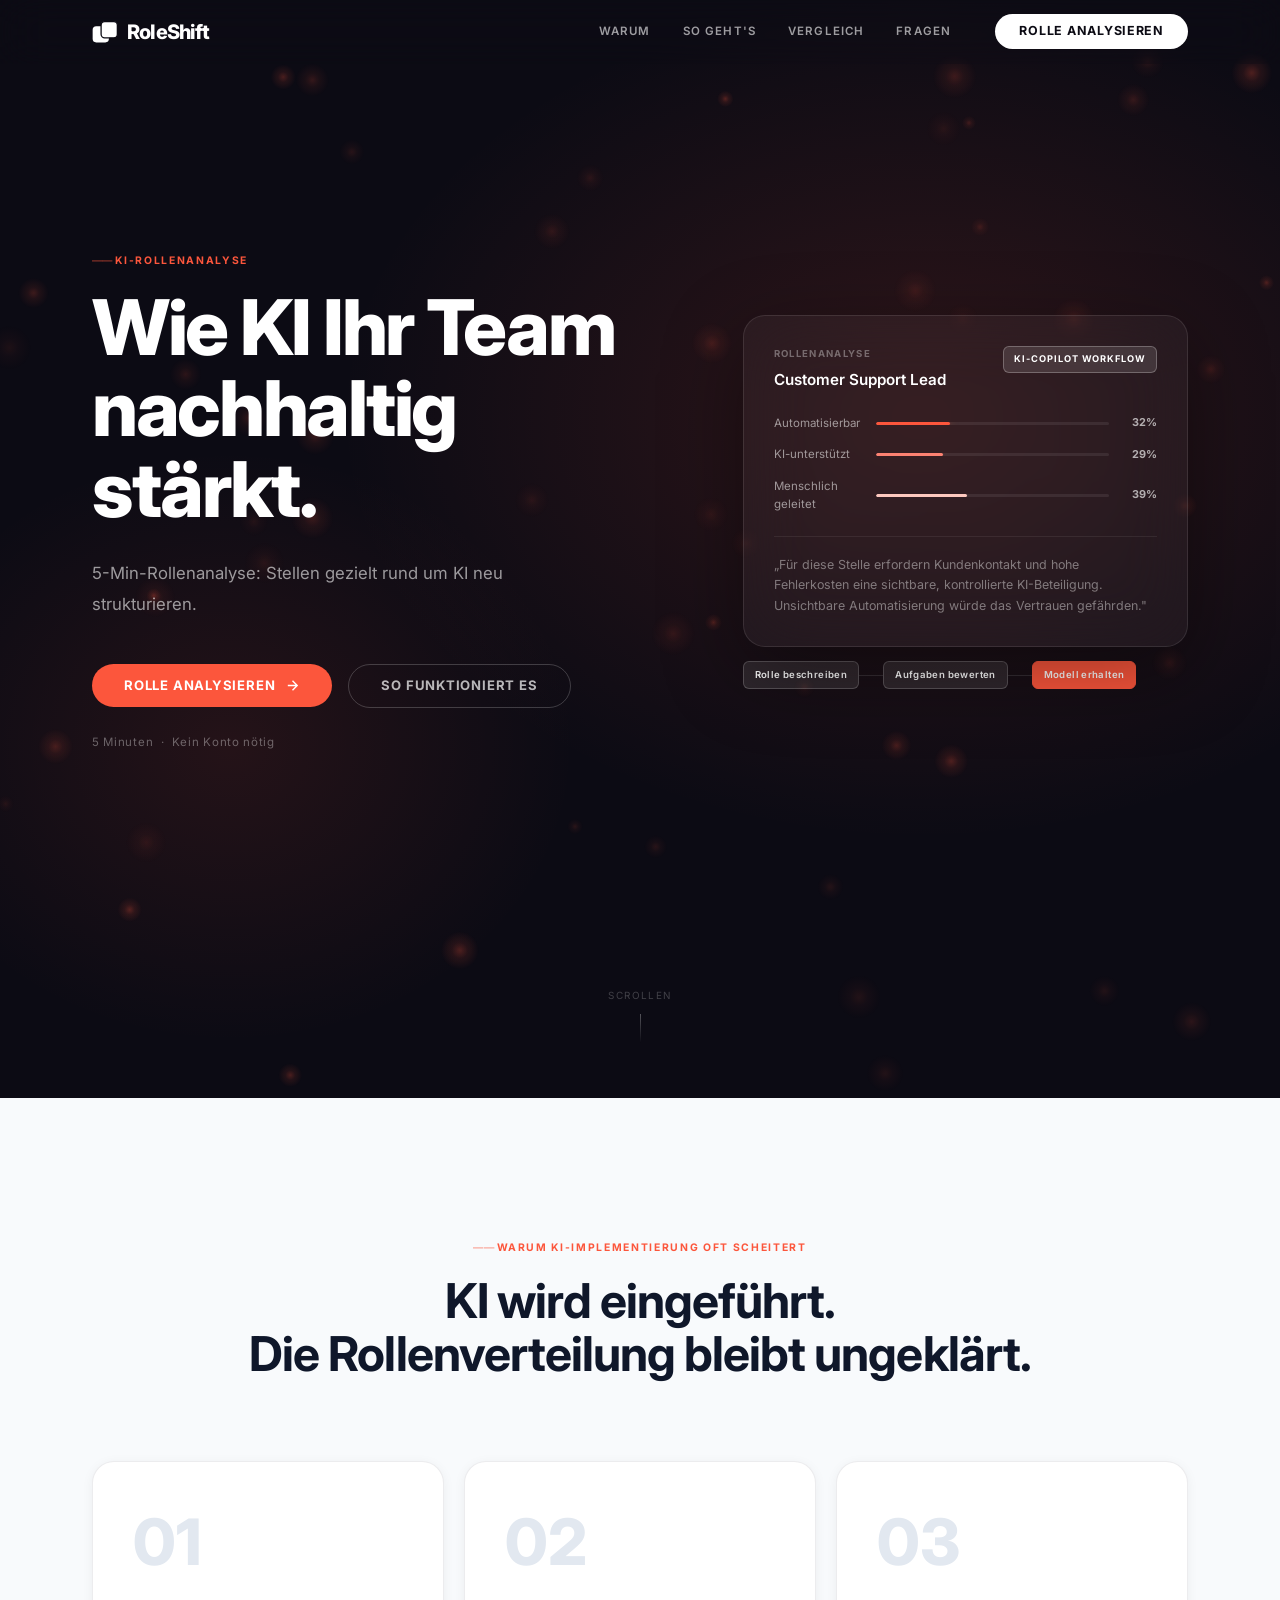
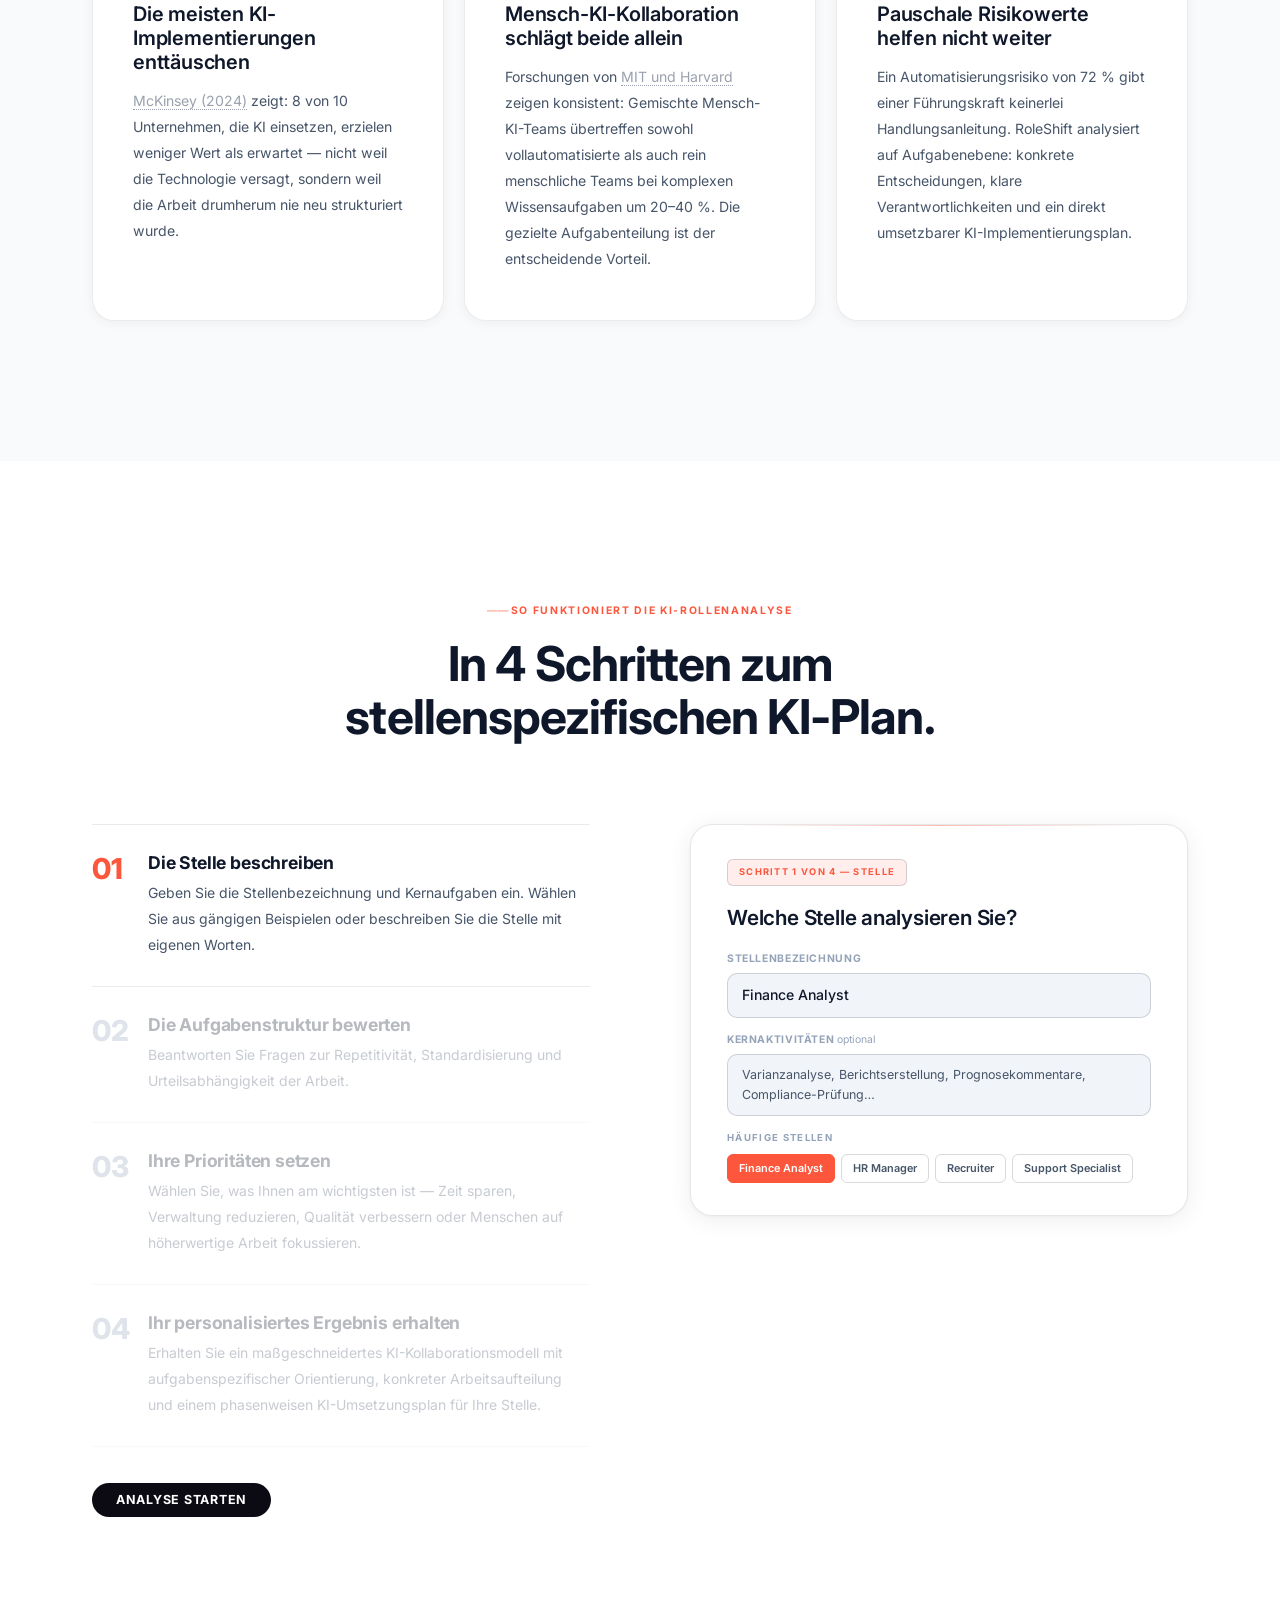
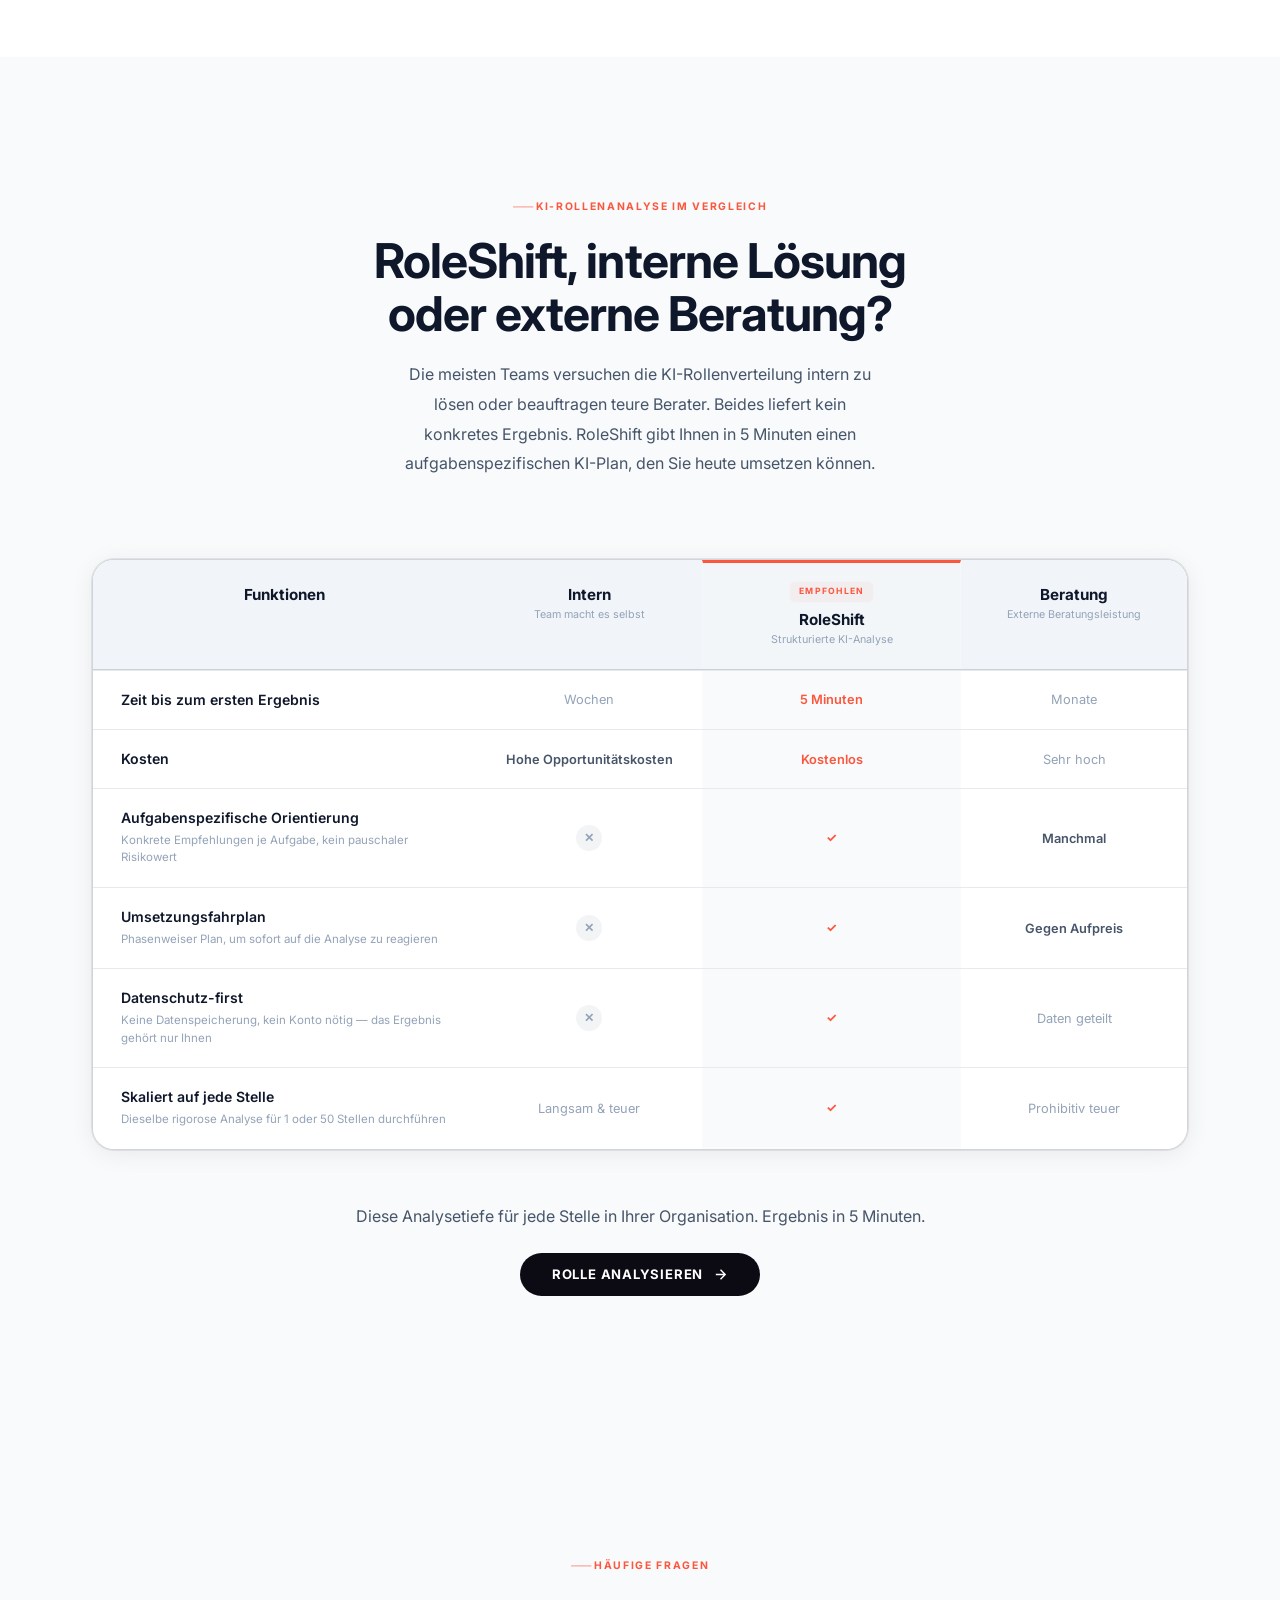
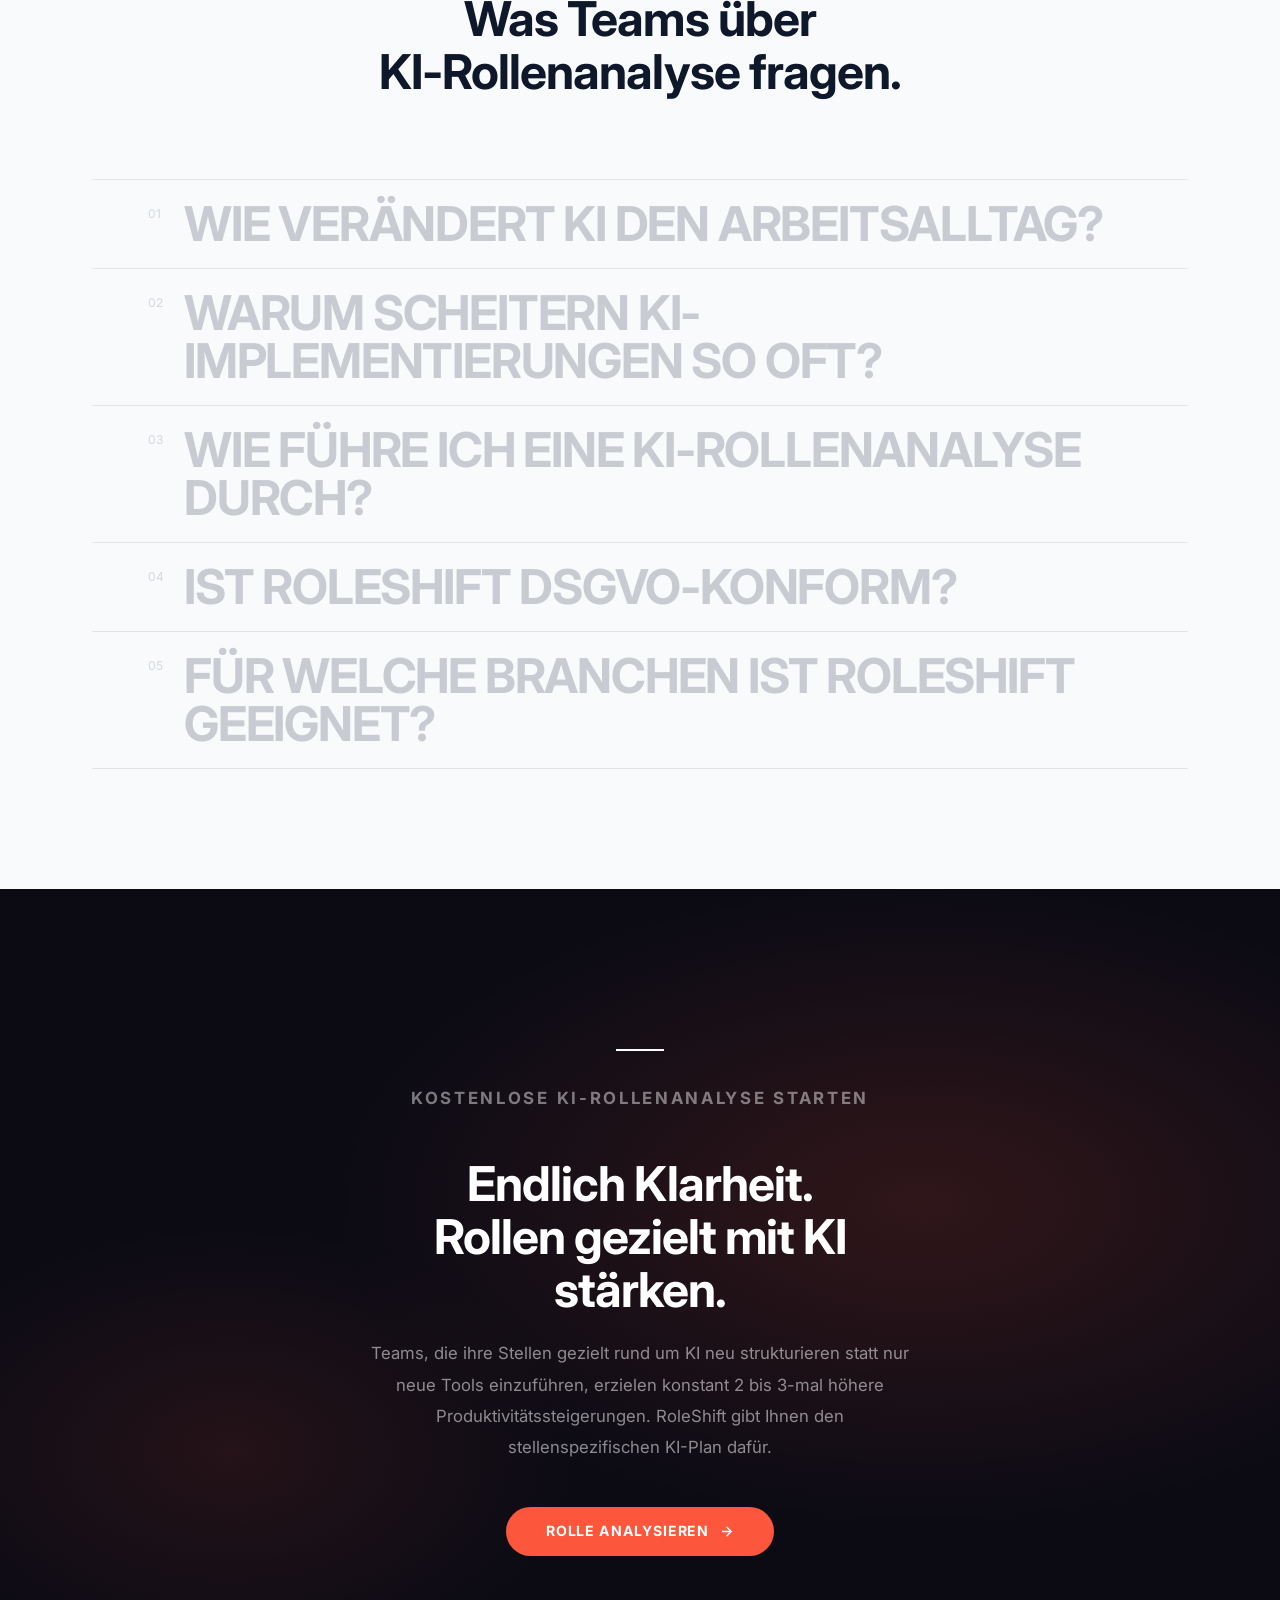
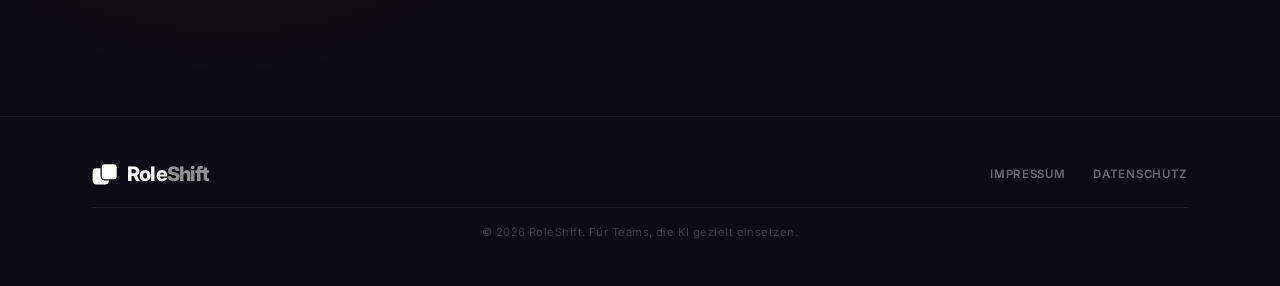
<file: index.html>
<!DOCTYPE html>
<html lang="de-DE" data-theme="light">
<head>
  <meta charset="UTF-8" />
  <meta name="viewport" content="width=device-width, initial-scale=1.0" />

  <!-- Security: CSP wird ausschließlich über .htaccess gesetzt (frame-ancestors nur per Header gültig) -->
  <meta name="referrer" content="strict-origin-when-cross-origin" />

  <!-- Primary Meta -->
  <title>KI-Rollenanalyse: Aufgabenspezifischer KI-Plan in 5 Minuten | RoleShift</title>
  <meta name="description" content="KI-Rollenanalyse in 5 Minuten: aufgabenspezifischer Kollaborationsplan, Umsetzungsfahrplan und KI-Tool-Empfehlungen für jede Stelle. Kostenlos, ohne Anmeldung." />
  <meta name="robots" content="index, follow" />
  <meta name="format-detection" content="telephone=no" />
  <meta name="theme-color" content="#06141B" />

  <!-- Canonical & Hreflang -->
  <link rel="canonical" href="https://roleshift.de/" />
  <link rel="alternate" hreflang="de" href="https://roleshift.de/" />

  <!-- Open Graph -->
  <meta property="og:type" content="website" />
  <meta property="og:locale" content="de_DE" />
  <meta property="og:site_name" content="RoleShift" />
  <meta property="og:title" content="KI-Rollenanalyse: Aufgabenspezifischer Plan in 5 Minuten" />
  <meta property="og:description" content="KI-Rollenanalyse in 5 Minuten: aufgabenspezifischer Kollaborationsplan, Umsetzungsfahrplan und KI-Tool-Empfehlungen für jede Stelle. Kostenlos, ohne Anmeldung." />
  <meta property="og:url" content="https://roleshift.de/" />
  <meta property="og:image" content="https://roleshift.de/og-image.png" />
  <meta property="og:image:width" content="1200" />
  <meta property="og:image:height" content="630" />

  <!-- Twitter Card -->
  <meta name="twitter:card" content="summary_large_image" />
  <meta name="twitter:title" content="KI-Rollenanalyse: Aufgabenspezifischer Plan in 5 Minuten" />
  <meta name="twitter:description" content="KI-Rollenanalyse in 5 Minuten: aufgabenspezifischer Kollaborationsplan, Umsetzungsfahrplan und KI-Tool-Empfehlungen für jede Stelle. Kostenlos, ohne Anmeldung." />
  <meta name="twitter:image" content="https://roleshift.de/og-image.png" />

  <!-- Favicon -->
  <link rel="icon" href="favicon.svg" type="image/svg+xml" />
  <link rel="icon" href="favicon.png" type="image/png" />
  <link rel="apple-touch-icon" href="apple-touch-icon.png" />

  <!-- Fonts & Styles -->
  <link rel="preconnect" href="https://fonts.googleapis.com" />
  <link rel="preconnect" href="https://fonts.gstatic.com" crossorigin />
  <link rel="preload" href="styles.css?v=7" as="style" />
  <link href="https://fonts.googleapis.com/css2?family=Inter:wght@300;400;500;600;700;800&display=swap" rel="stylesheet" />
  <link rel="stylesheet" href="styles.css?v=7" />

  <!-- Prefetch calculator for instant navigation -->
  <link rel="prefetch" href="calculator.html" />

  <!-- JSON-LD Structured Data -->
  <script type="application/ld+json">
  {
    "@context": "https://schema.org",
    "@graph": [
      {
        "@type": "WebApplication",
        "@id": "https://roleshift.de/#app",
        "name": "RoleShift",
        "url": "https://roleshift.de/",
        "applicationCategory": "BusinessApplication",
        "operatingSystem": "Any",
        "offers": {
          "@type": "Offer",
          "price": "0",
          "priceCurrency": "EUR"
        },
        "description": "RoleShift ist ein kostenloses KI-Analysetool für Führungskräfte und HR-Teams. Es analysiert jede Stelle in 4 Schritten auf KI-Potenzial und erstellt einen stellenspezifischen Mensch-KI-Kollaborationsplan mit Umsetzungsfahrplan.",
        "inLanguage": "de-DE",
        "keywords": "KI-Rollenanalyse, Mensch-KI-Kollaboration, KI-Implementierung, HR KI-Tools, KI im Unternehmen, Automatisierung Stellenanalyse, KI-Integration Führungskräfte",
        "featureList": [
          "KI-Rollenanalyse in 4 Schritten",
          "Stellenspezifischer Kollaborationsplan",
          "Phasenweiser KI-Implementierungsfahrplan",
          "Domänenspezifische KI-Tool-Empfehlungen",
          "Kostenlos, anonym, ohne Registrierung"
        ]
      },
      {
        "@type": "Organization",
        "@id": "https://roleshift.de/#org",
        "name": "RoleShift",
        "url": "https://roleshift.de/",
        "logo": {
          "@type": "ImageObject",
          "url": "https://roleshift.de/favicon.png"
        },
        "sameAs": [
          "https://www.linkedin.com/company/roleshift",
          "https://x.com/roleshift"
        ]
      },
      {
        "@type": "WebSite",
        "@id": "https://roleshift.de/#website",
        "url": "https://roleshift.de/",
        "name": "RoleShift",
        "inLanguage": "de-DE",
        "publisher": {
          "@id": "https://roleshift.de/#org"
        },
        "potentialAction": {
          "@type": "SearchAction",
          "target": {
            "@type": "EntryPoint",
            "urlTemplate": "https://roleshift.de/calculator.html"
          },
          "query-input": "required name=search_term_string"
        }
      }
    ]
  }
  </script>
</head>
<body>

<header class="header" id="header">
  <div class="container header-inner">
    <a href="index.html" class="logo" aria-label="RoleShift Startseite">
      <svg class="logo-icon" viewBox="0 0 40 40" xmlns="http://www.w3.org/2000/svg" aria-hidden="true" focusable="false">
        <rect class="logo-icon-sq"       x="1"  y="11" width="25" height="25" rx="5.5"/>
        <rect class="logo-icon-front-sq" x="14" y="4"  width="25" height="25" rx="5.5"/>
      </svg>
      <span class="logo-word">Role<span class="logo-word-grad">Shift</span></span>
    </a>
    <nav class="nav">
      <a href="#why">Warum</a>
      <a href="#how">So geht's</a>
      <a href="#preview">Vergleich</a>
      <a href="#faq">Fragen</a>
    </nav>
    <div class="header-actions">
      <a href="calculator.html" class="btn btn-primary">Rolle analysieren</a>
    </div>
    <button class="menu-toggle" id="menuToggle" aria-label="Menü">
      <span></span><span></span>
    </button>
  </div>
  <div class="mobile-menu" id="mobileMenu">
    <a href="#why">Warum</a>
    <a href="#how">So geht's</a>
    <a href="#preview">Vergleich</a>
    <a href="#faq">Fragen</a>
    <a href="calculator.html" class="btn btn-primary">Rolle analysieren</a>
  </div>
</header>

<!-- ① HERO -->
<section class="hero" id="hero">

  <canvas class="hero-particle-canvas" id="heroParticleCanvas" aria-hidden="true"></canvas>

  <div class="container hero-layout">
    <div class="hero-text reveal">
      <p class="eyebrow">KI-Rollenanalyse</p>
      <h1>Wie KI Ihr Team<br/><em>nachhaltig stärkt.</em></h1>
      <p class="hero-sub">5-Min-Rollenanalyse: Stellen gezielt rund um KI neu strukturieren.</p>
      <div class="hero-ctas">
        <a href="calculator.html" class="btn btn-primary btn-lg">
          Rolle analysieren
          <svg viewBox="0 0 16 16" fill="none" stroke="currentColor" stroke-width="1.5"><path d="M3 8h10M8 3l5 5-5 5"/></svg>
        </a>
        <a href="#how" class="btn btn-ghost btn-lg">So funktioniert es</a>
      </div>
      <p class="hero-trust">5 Minuten &nbsp;·&nbsp; Kein Konto nötig</p>
    </div>

    <div class="hero-visual reveal reveal-delay-2" aria-hidden="true">
      <div class="hv-card">
        <div class="hv-card-top">
          <div>
            <div class="hv-card-label">Rollenanalyse</div>
            <div class="hv-role-name">Customer Support Lead</div>
          </div>
          <div class="hv-model-pill">KI-Copilot Workflow</div>
        </div>
        <div class="hv-bars">
          <div class="hv-bar-row">
            <span>Automatisierbar</span>
            <div class="hv-track"><div class="hv-fill hv-fill-auto" data-w="32"></div></div>
            <span class="hv-pct pct-auto-h">32%</span>
          </div>
          <div class="hv-bar-row">
            <span>KI-unterstützt</span>
            <div class="hv-track"><div class="hv-fill hv-fill-ai" data-w="29"></div></div>
            <span class="hv-pct pct-ai-h">29%</span>
          </div>
          <div class="hv-bar-row">
            <span>Menschlich geleitet</span>
            <div class="hv-track"><div class="hv-fill hv-fill-human" data-w="39"></div></div>
            <span class="hv-pct pct-human-h">39%</span>
          </div>
        </div>
        <div class="hv-divider"></div>
        <div class="hv-summary">„Für diese Stelle erfordern Kundenkontakt und hohe Fehlerkosten eine sichtbare, kontrollierte KI-Beteiligung. Unsichtbare Automatisierung würde das Vertrauen gefährden."</div>
      </div>
      <div class="hv-flow">
        <div class="hv-node hv-node-done">Rolle beschreiben</div>
        <div class="hv-line"></div>
        <div class="hv-node hv-node-done">Aufgaben bewerten</div>
        <div class="hv-line"></div>
        <div class="hv-node hv-node-active">Modell erhalten</div>
      </div>
    </div>
  </div>

  <div class="hero-scroll-hint reveal reveal-delay-3">
    <span>Scrollen</span>
    <div class="scroll-arrow"></div>
  </div>
</section>

<!-- ② WARUM ES WICHTIG IST -->
<section class="section-why" id="why">
  <div class="container">
    <div class="section-intro reveal">
      <p class="eyebrow">Warum KI-Implementierung oft scheitert</p>
      <h2>KI wird eingeführt.<br/>Die Rollenverteilung bleibt ungeklärt.</h2>
    </div>
    <div class="why-cards">
      <div class="why-card reveal">
        <div class="why-num">01</div>
        <h3>Die meisten KI-Implementierungen enttäuschen</h3>
        <p><a href="https://www.mckinsey.de/capabilities/quantumblack/our-insights/the-state-of-ai-2024" target="_blank" rel="noopener" class="cite-link">McKinsey (2024)</a> zeigt: 8 von 10 Unternehmen, die KI einsetzen, erzielen weniger Wert als erwartet — nicht weil die Technologie versagt, sondern weil die Arbeit drumherum nie neu strukturiert wurde.</p>
      </div>
      <div class="why-card reveal reveal-delay-1">
        <div class="why-num">02</div>
        <h3>Mensch-KI-Kollaboration schlägt beide allein</h3>
        <p>Forschungen von <a href="https://www.nber.org/papers/w31161" target="_blank" rel="noopener" class="cite-link">MIT und Harvard</a> zeigen konsistent: Gemischte Mensch-KI-Teams übertreffen sowohl vollautomatisierte als auch rein menschliche Teams bei komplexen Wissensaufgaben um 20–40 %. Die gezielte Aufgabenteilung ist der entscheidende Vorteil.</p>
      </div>
      <div class="why-card reveal reveal-delay-2">
        <div class="why-num">03</div>
        <h3>Pauschale Risikowerte helfen nicht weiter</h3>
        <p>Ein Automatisierungsrisiko von 72 % gibt einer Führungskraft keinerlei Handlungsanleitung. RoleShift analysiert auf Aufgabenebene: konkrete Entscheidungen, klare Verantwortlichkeiten und ein direkt umsetzbarer KI-Implementierungsplan.</p>
      </div>
    </div>
  </div>
</section>

<!-- ③ SO FUNKTIONIERT ES -->
<section class="section-how" id="how">
  <div class="container">
    <div class="section-intro reveal">
      <p class="eyebrow">So funktioniert die KI-Rollenanalyse</p>
      <h2>In 4 Schritten zum<br/>stellenspezifischen KI-Plan.</h2>
    </div>

    <div class="how-sticky-wrap">
      <div class="how-steps-left">
        <div class="how-step how-step--active" data-step="1">
          <div class="hs-num">01</div>
          <div class="hs-text">
            <h3>Die Stelle beschreiben</h3>
            <p>Geben Sie die Stellenbezeichnung und Kernaufgaben ein. Wählen Sie aus gängigen Beispielen oder beschreiben Sie die Stelle mit eigenen Worten.</p>
          </div>
        </div>
        <div class="how-step" data-step="2">
          <div class="hs-num">02</div>
          <div class="hs-text">
            <h3>Die Aufgabenstruktur bewerten</h3>
            <p>Beantworten Sie Fragen zur Repetitivität, Standardisierung und Urteilsabhängigkeit der Arbeit.</p>
          </div>
        </div>
        <div class="how-step" data-step="3">
          <div class="hs-num">03</div>
          <div class="hs-text">
            <h3>Ihre Prioritäten setzen</h3>
            <p>Wählen Sie, was Ihnen am wichtigsten ist — Zeit sparen, Verwaltung reduzieren, Qualität verbessern oder Menschen auf höherwertige Arbeit fokussieren.</p>
          </div>
        </div>
        <div class="how-step" data-step="4">
          <div class="hs-num">04</div>
          <div class="hs-text">
            <h3>Ihr personalisiertes Ergebnis erhalten</h3>
            <p>Erhalten Sie ein maßgeschneidertes KI-Kollaborationsmodell mit aufgabenspezifischer Orientierung, konkreter Arbeitsaufteilung und einem phasenweisen KI-Umsetzungsplan für Ihre Stelle.</p>
          </div>
        </div>
        <a href="calculator.html" class="btn btn-primary how-cta">Analyse starten</a>
      </div>

      <div class="how-visual-right">
        <!-- Panel 1 -->
        <div class="how-vis-panel" data-vis="1">
          <div class="hvp-label">Schritt 1 von 4 — Stelle</div>
          <div class="hvp-question">Welche Stelle analysieren Sie?</div>
          <div class="hvp-field">
            <span class="hvp-field-label">Stellenbezeichnung</span>
            <div class="hvp-input-mock">Finance Analyst</div>
          </div>
          <div class="hvp-field">
            <span class="hvp-field-label">Kernaktivitäten <span style="font-weight:400;text-transform:none;letter-spacing:0;color:var(--text-3)">optional</span></span>
            <div class="hvp-textarea-mock">Varianzanalyse, Berichtserstellung, Prognosekommentare, Compliance-Prüfung…</div>
          </div>
          <div style="margin-top:14px">
            <div style="font-size:0.6rem;font-weight:700;letter-spacing:0.14em;text-transform:uppercase;color:var(--text-3);font-family:'Inter',sans-serif;margin-bottom:8px">Häufige Stellen</div>
            <div class="hvp-chips">
              <span class="hvp-chip hvp-chip--on">Finance Analyst</span>
              <span class="hvp-chip">HR Manager</span>
              <span class="hvp-chip">Recruiter</span>
              <span class="hvp-chip">Support Specialist</span>
            </div>
          </div>
        </div>
        <!-- Panel 2 -->
        <div class="how-vis-panel how-vis-hidden" data-vis="2">
          <div class="hvp-label">Schritt 2 von 4 — Arbeitsstruktur</div>
          <div class="hvp-question">Wie sieht die Arbeit tatsächlich aus?</div>
          <div class="hvp-sq-block">
            <div class="hvp-sq">
              <p class="hvp-sq-text">Wie repetitiv ist die tägliche Arbeit?</p>
              <div class="hvp-sq-endpoints"><span>Sehr abwechslungsreich</span><span>Sehr routinemäßig</span></div>
              <div class="hvp-sq-scale">
                <span class="hvp-sq-opt">1</span>
                <span class="hvp-sq-opt">2</span>
                <span class="hvp-sq-opt hvp-sq-sel">3</span>
                <span class="hvp-sq-opt">4</span>
                <span class="hvp-sq-opt">5</span>
              </div>
            </div>
            <div class="hvp-sq">
              <p class="hvp-sq-text">Wie standardisiert sind die Prozesse und Regeln?</p>
              <div class="hvp-sq-endpoints"><span>Ad-hoc, kontextabhängig</span><span>Vollständig regelbasiert</span></div>
              <div class="hvp-sq-scale">
                <span class="hvp-sq-opt">1</span>
                <span class="hvp-sq-opt">2</span>
                <span class="hvp-sq-opt">3</span>
                <span class="hvp-sq-opt hvp-sq-sel">4</span>
                <span class="hvp-sq-opt">5</span>
              </div>
            </div>
            <div class="hvp-sq">
              <p class="hvp-sq-text">Wie viel menschliches Urteilsvermögen erfordert diese Stelle?</p>
              <div class="hvp-sq-endpoints"><span>Überwiegend regelbasiert</span><span>Urteil ist die Kernaufgabe</span></div>
              <div class="hvp-sq-scale">
                <span class="hvp-sq-opt">1</span>
                <span class="hvp-sq-opt">2</span>
                <span class="hvp-sq-opt">3</span>
                <span class="hvp-sq-opt hvp-sq-sel">4</span>
                <span class="hvp-sq-opt">5</span>
              </div>
            </div>
          </div>
        </div>
        <!-- Panel 3 -->
        <div class="how-vis-panel how-vis-hidden" data-vis="3">
          <div class="hvp-label">Schritt 3 von 4 — Prioritäten</div>
          <div class="hvp-question">Was ist Ihrem Team gerade am wichtigsten?</div>
          <div class="hvp-goal-grid">
            <div class="hvp-goal-card hvp-goal-sel">
              <div class="hvp-gc-icon"><svg viewBox="0 0 20 20" fill="none" stroke="currentColor" stroke-width="1.5"><circle cx="10" cy="10" r="8"/><path d="M10 6v4l3 3"/></svg></div>
              <div class="hvp-gc-title">Zeit sparen</div>
              <div class="hvp-gc-desc">Aufgaben reduzieren, die kein menschliches Urteil erfordern</div>
            </div>
            <div class="hvp-goal-card">
              <div class="hvp-gc-icon"><svg viewBox="0 0 20 20" fill="none" stroke="currentColor" stroke-width="1.5"><path d="M7 4H5a2 2 0 0 0-2 2v10a2 2 0 0 0 2 2h10a2 2 0 0 0 2-2V6a2 2 0 0 0-2-2h-2"/><rect x="7" y="2" width="6" height="4" rx="1"/></svg></div>
              <div class="hvp-gc-title">Verwaltung reduzieren</div>
              <div class="hvp-gc-desc">Repetitive Prozessschritte automatisieren</div>
            </div>
            <div class="hvp-goal-card hvp-goal-sel">
              <div class="hvp-gc-icon"><svg viewBox="0 0 20 20" fill="none" stroke="currentColor" stroke-width="1.5"><path d="M10 2l2.4 4.9L18 8l-4 3.9.9 5.5L10 15l-4.9 2.4.9-5.5L2 8l5.6-.1z"/></svg></div>
              <div class="hvp-gc-title">Qualität verbessern</div>
              <div class="hvp-gc-desc">Variation reduzieren, Konsistenz erhöhen</div>
            </div>
            <div class="hvp-goal-card">
              <div class="hvp-gc-icon"><svg viewBox="0 0 20 20" fill="none" stroke="currentColor" stroke-width="1.5"><path d="M11 2L3 12h7l-1 6 8-10h-7z"/></svg></div>
              <div class="hvp-gc-title">Durchlaufzeit verkürzen</div>
              <div class="hvp-gc-desc">KI-Entwürfe komprimieren Zykluszeiten</div>
            </div>
            <div class="hvp-goal-card">
              <div class="hvp-gc-icon"><svg viewBox="0 0 20 20" fill="none" stroke="currentColor" stroke-width="1.5"><circle cx="10" cy="10" r="2.5"/><path d="M10 2v3M10 15v3M2 10h3M15 10h3"/></svg></div>
              <div class="hvp-gc-title">Auf Kernaufgaben fokussieren</div>
              <div class="hvp-gc-desc">Energie auf Arbeit lenken, die Menschen erfordert</div>
            </div>
            <div class="hvp-goal-card">
              <div class="hvp-gc-icon"><svg viewBox="0 0 20 20" fill="none" stroke="currentColor" stroke-width="1.5"><circle cx="10" cy="7" r="3"/><path d="M4 18c0-3.3 2.7-6 6-6s6 2.7 6 6"/></svg></div>
              <div class="hvp-gc-title">Menschliche Führung sicherstellen</div>
              <div class="hvp-gc-desc">KI assistiert, Menschen entscheiden und verantworten</div>
            </div>
          </div>
        </div>
        <!-- Panel 4 — result card (matches hero card style) -->
        <div class="how-vis-panel how-vis-panel--flat how-vis-hidden" data-vis="4">
          <div class="hv-card">
            <div class="hv-card-top">
              <div>
                <div class="hv-card-label">Rollenanalyse</div>
                <div class="hv-role-name">Customer Support Lead</div>
              </div>
              <div class="hv-model-pill">KI-Copilot Workflow</div>
            </div>
            <div class="hv-bars">
              <div class="hv-bar-row">
                <span>Automatisierbar</span>
                <div class="hv-track"><div class="hv-fill hv-fill-auto" data-w="32"></div></div>
                <span class="hv-pct pct-auto-h">32%</span>
              </div>
              <div class="hv-bar-row">
                <span>KI-unterstützt</span>
                <div class="hv-track"><div class="hv-fill hv-fill-ai" data-w="29"></div></div>
                <span class="hv-pct pct-ai-h">29%</span>
              </div>
              <div class="hv-bar-row">
                <span>Menschlich geleitet</span>
                <div class="hv-track"><div class="hv-fill hv-fill-human" data-w="39"></div></div>
                <span class="hv-pct pct-human-h">39%</span>
              </div>
            </div>
            <div class="hv-divider"></div>
            <div class="hv-summary">„Für diese Stelle erfordern Kundenkontakt und hohe Fehlerkosten eine sichtbare, kontrollierte KI-Beteiligung. Unsichtbare Automatisierung würde das Vertrauen gefährden."</div>
          </div>
          <div class="hv-flow" style="margin-top:14px">
            <div class="hv-node hv-node-done">Stelle beschrieben</div>
            <div class="hv-line"></div>
            <div class="hv-node hv-node-done">Bewertet</div>
            <div class="hv-line"></div>
            <div class="hv-node hv-node-active">Plan erhalten</div>
          </div>
        </div>
      </div>
    </div>
  </div>
</section>

<!-- ④ VERGLEICHSTABELLE -->
<section class="section-compare" id="preview">
  <div class="container">
    <div class="section-intro reveal">
      <p class="eyebrow">KI-Rollenanalyse im Vergleich</p>
      <h2>RoleShift, interne Lösung<br/>oder externe Beratung?</h2>
      <p class="section-sub">Die meisten Teams versuchen die KI-Rollenverteilung intern zu lösen oder beauftragen teure Berater. Beides liefert kein konkretes Ergebnis. RoleShift gibt Ihnen in 5 Minuten einen aufgabenspezifischen KI-Plan, den Sie heute umsetzen können.</p>
    </div>

    <div class="ct-wrap reveal">
      <div class="ct-new">

        <!-- Header row -->
        <div class="ct-head-row">
          <div class="ct-head-empty"><span class="ct-head-label">Funktionen</span></div>
          <div class="ct-col-head">
            <div class="ct-col-name">Intern</div>
            <div class="ct-col-sub">Team macht es selbst</div>
          </div>
          <div class="ct-col-head is-rs">
            <span class="ct-rs-badge">Empfohlen</span>
            <div class="ct-col-name">RoleShift</div>
            <div class="ct-col-sub">Strukturierte KI-Analyse</div>
          </div>
          <div class="ct-col-head">
            <div class="ct-col-name">Beratung</div>
            <div class="ct-col-sub">Externe Beratungsleistung</div>
          </div>
        </div>

        <!-- Row 1 -->
        <div class="ct-grid-row">
          <div class="ct-feat-cell"><div class="ct-feat-name">Zeit bis zum ersten Ergebnis</div></div>
          <div class="ct-cell"><span class="ct-val ct-bad">Wochen</span></div>
          <div class="ct-cell is-rs"><span class="ct-val ct-good">5 Minuten</span></div>
          <div class="ct-cell"><span class="ct-val ct-bad">Monate</span></div>
        </div>

        <!-- Row 2 -->
        <div class="ct-grid-row">
          <div class="ct-feat-cell"><div class="ct-feat-name">Kosten</div></div>
          <div class="ct-cell"><span class="ct-val ct-mid">Hohe Opportunitätskosten</span></div>
          <div class="ct-cell is-rs"><span class="ct-val ct-good">Kostenlos</span></div>
          <div class="ct-cell"><span class="ct-val ct-bad">Sehr hoch</span></div>
        </div>

        <!-- Row 3 -->
        <div class="ct-grid-row">
          <div class="ct-feat-cell">
            <div class="ct-feat-name">Aufgabenspezifische Orientierung</div>
            <div class="ct-feat-sub">Konkrete Empfehlungen je Aufgabe, kein pauschaler Risikowert</div>
          </div>
          <div class="ct-cell"><span class="ct-icon ct-no"></span></div>
          <div class="ct-cell is-rs"><span class="ct-icon ct-yes"></span></div>
          <div class="ct-cell"><span class="ct-val ct-mid">Manchmal</span></div>
        </div>

        <!-- Row 4 -->
        <div class="ct-grid-row">
          <div class="ct-feat-cell">
            <div class="ct-feat-name">Umsetzungsfahrplan</div>
            <div class="ct-feat-sub">Phasenweiser Plan, um sofort auf die Analyse zu reagieren</div>
          </div>
          <div class="ct-cell"><span class="ct-icon ct-no"></span></div>
          <div class="ct-cell is-rs"><span class="ct-icon ct-yes"></span></div>
          <div class="ct-cell"><span class="ct-val ct-mid">Gegen Aufpreis</span></div>
        </div>

        <!-- Row 5 -->
        <div class="ct-grid-row">
          <div class="ct-feat-cell">
            <div class="ct-feat-name">Datenschutz-first</div>
            <div class="ct-feat-sub">Keine Datenspeicherung, kein Konto nötig — das Ergebnis gehört nur Ihnen</div>
          </div>
          <div class="ct-cell"><span class="ct-icon ct-no"></span></div>
          <div class="ct-cell is-rs"><span class="ct-icon ct-yes"></span></div>
          <div class="ct-cell"><span class="ct-val ct-bad">Daten geteilt</span></div>
        </div>

        <!-- Row 6 -->
        <div class="ct-grid-row is-last">
          <div class="ct-feat-cell">
            <div class="ct-feat-name">Skaliert auf jede Stelle</div>
            <div class="ct-feat-sub">Dieselbe rigorose Analyse für 1 oder 50 Stellen durchführen</div>
          </div>
          <div class="ct-cell"><span class="ct-val ct-bad">Langsam &amp; teuer</span></div>
          <div class="ct-cell is-rs"><span class="ct-icon ct-yes"></span></div>
          <div class="ct-cell"><span class="ct-val ct-bad">Prohibitiv teuer</span></div>
        </div>

      </div>
    </div>

    <div class="preview-cta reveal">
      <p>Diese Analysetiefe für jede Stelle in Ihrer Organisation. Ergebnis in 5 Minuten.</p>
      <a href="calculator.html" class="btn btn-primary btn-lg">
        Rolle analysieren
        <svg viewBox="0 0 16 16" fill="none" stroke="currentColor" stroke-width="1.5"><path d="M3 8h10M8 3l5 5-5 5"/></svg>
      </a>
    </div>
  </div>
</section>

<!-- ⑤ FAQ -->
<section class="section-faq" id="faq">
  <div class="container">
    <div class="section-intro reveal">
      <p class="eyebrow">Häufige Fragen</p>
      <h2>Was Teams über<br/>KI-Rollenanalyse fragen.</h2>
    </div>
    <div class="faq-root">

      <div class="faq-item" data-state="closed">
        <button class="faq-trigger" aria-expanded="false">
          <div class="faq-trigger-inner">
            <span class="faq-num">01</span>
            <span class="faq-title">Wie verändert KI den Arbeitsalltag?</span>
          </div>
        </button>
        <div class="faq-content-outer">
          <div class="faq-content-inner">
            <p>KI übernimmt repetitive Routineaufgaben und gibt Mitarbeitenden mehr Raum für Urteilsvermögen, Koordination und kreative Problemlösung — der Arbeitsalltag wird menschlicher, nicht maschineller.</p>
          </div>
        </div>
      </div>

      <div class="faq-item" data-state="closed">
        <button class="faq-trigger" aria-expanded="false">
          <div class="faq-trigger-inner">
            <span class="faq-num">02</span>
            <span class="faq-title">Warum scheitern KI-Implementierungen so oft?</span>
          </div>
        </button>
        <div class="faq-content-outer">
          <div class="faq-content-inner">
            <p>Weil Technologie eingeführt wird, ohne die Arbeitsverteilung zwischen Mensch und KI auf Aufgabenebene zu klären — das Ergebnis sind neue Tools, aber unveränderter Arbeitsfluss.</p>
          </div>
        </div>
      </div>

      <div class="faq-item" data-state="closed">
        <button class="faq-trigger" aria-expanded="false">
          <div class="faq-trigger-inner">
            <span class="faq-num">03</span>
            <span class="faq-title">Wie führe ich eine KI-Rollenanalyse durch?</span>
          </div>
        </button>
        <div class="faq-content-outer">
          <div class="faq-content-inner">
            <p>Mit RoleShift: Stellenbezeichnung und Aufgaben eingeben, Arbeitsstruktur bewerten und einen aufgabenspezifischen KI-Kollaborationsplan erhalten — kostenlos, ohne Anmeldung.</p>
          </div>
        </div>
      </div>

      <div class="faq-item" data-state="closed">
        <button class="faq-trigger" aria-expanded="false">
          <div class="faq-trigger-inner">
            <span class="faq-num">04</span>
            <span class="faq-title">Ist RoleShift DSGVO-konform?</span>
          </div>
        </button>
        <div class="faq-content-outer">
          <div class="faq-content-inner">
            <p>Ja — RoleShift speichert keine personenbezogenen Daten, benötigt keine Registrierung und verarbeitet alle Eingaben anonym ohne Datenweitergabe an Dritte.</p>
          </div>
        </div>
      </div>

      <div class="faq-item" data-state="closed">
        <button class="faq-trigger" aria-expanded="false">
          <div class="faq-trigger-inner">
            <span class="faq-num">05</span>
            <span class="faq-title">Für welche Branchen ist RoleShift geeignet?</span>
          </div>
        </button>
        <div class="faq-content-outer">
          <div class="faq-content-inner">
            <p>RoleShift eignet sich für alle wissensintensiven Branchen — von Finanzdienstleistungen, HR und Consulting bis hin zu Industrie, Gesundheitswesen und öffentlicher Verwaltung.</p>
          </div>
        </div>
      </div>

    </div>
  </div>
</section>

<!-- ⑥ ABSCHLUSS-CTA -->
<section class="section-cta">
  <div class="container">
    <div class="cta-block reveal">
      <div class="cta-rule"></div>
      <p class="eyebrow eyebrow-light">Kostenlose KI-Rollenanalyse starten</p>
      <h2>Endlich Klarheit.<br/>Rollen gezielt mit KI stärken.</h2>
      <p>Teams, die ihre Stellen gezielt rund um KI neu strukturieren statt nur neue Tools einzuführen, erzielen konstant 2 bis 3-mal höhere Produktivitätssteigerungen. RoleShift gibt Ihnen den stellenspezifischen KI-Plan dafür.</p>
      <a href="calculator.html" class="btn btn-primary btn-xl">
        Rolle analysieren
        <svg viewBox="0 0 16 16" fill="none" stroke="currentColor" stroke-width="1.5"><path d="M3 8h10M8 3l5 5-5 5"/></svg>
      </a>
    </div>
  </div>
</section>

<footer class="footer">
  <div class="container footer-inner">
    <a href="index.html" class="logo" aria-label="RoleShift Startseite">
      <svg class="logo-icon" viewBox="0 0 40 40" xmlns="http://www.w3.org/2000/svg" aria-hidden="true" focusable="false">
        <rect class="logo-icon-sq"       x="1"  y="11" width="25" height="25" rx="5.5"/>
        <rect class="logo-icon-front-sq" x="14" y="4"  width="25" height="25" rx="5.5"/>
      </svg>
      <span class="logo-word">Role<span class="logo-word-grad">Shift</span></span>
    </a>
    <div class="footer-links">
      <a href="impressum.html">Impressum</a>
      <a href="datenschutz.html">Datenschutz</a>
    </div>
    <div class="footer-copy">© 2026 RoleShift. Für Teams, die KI gezielt einsetzen.</div>
  </div>
</footer>

<script src="script.js"></script>
</body>
</html>
</file>
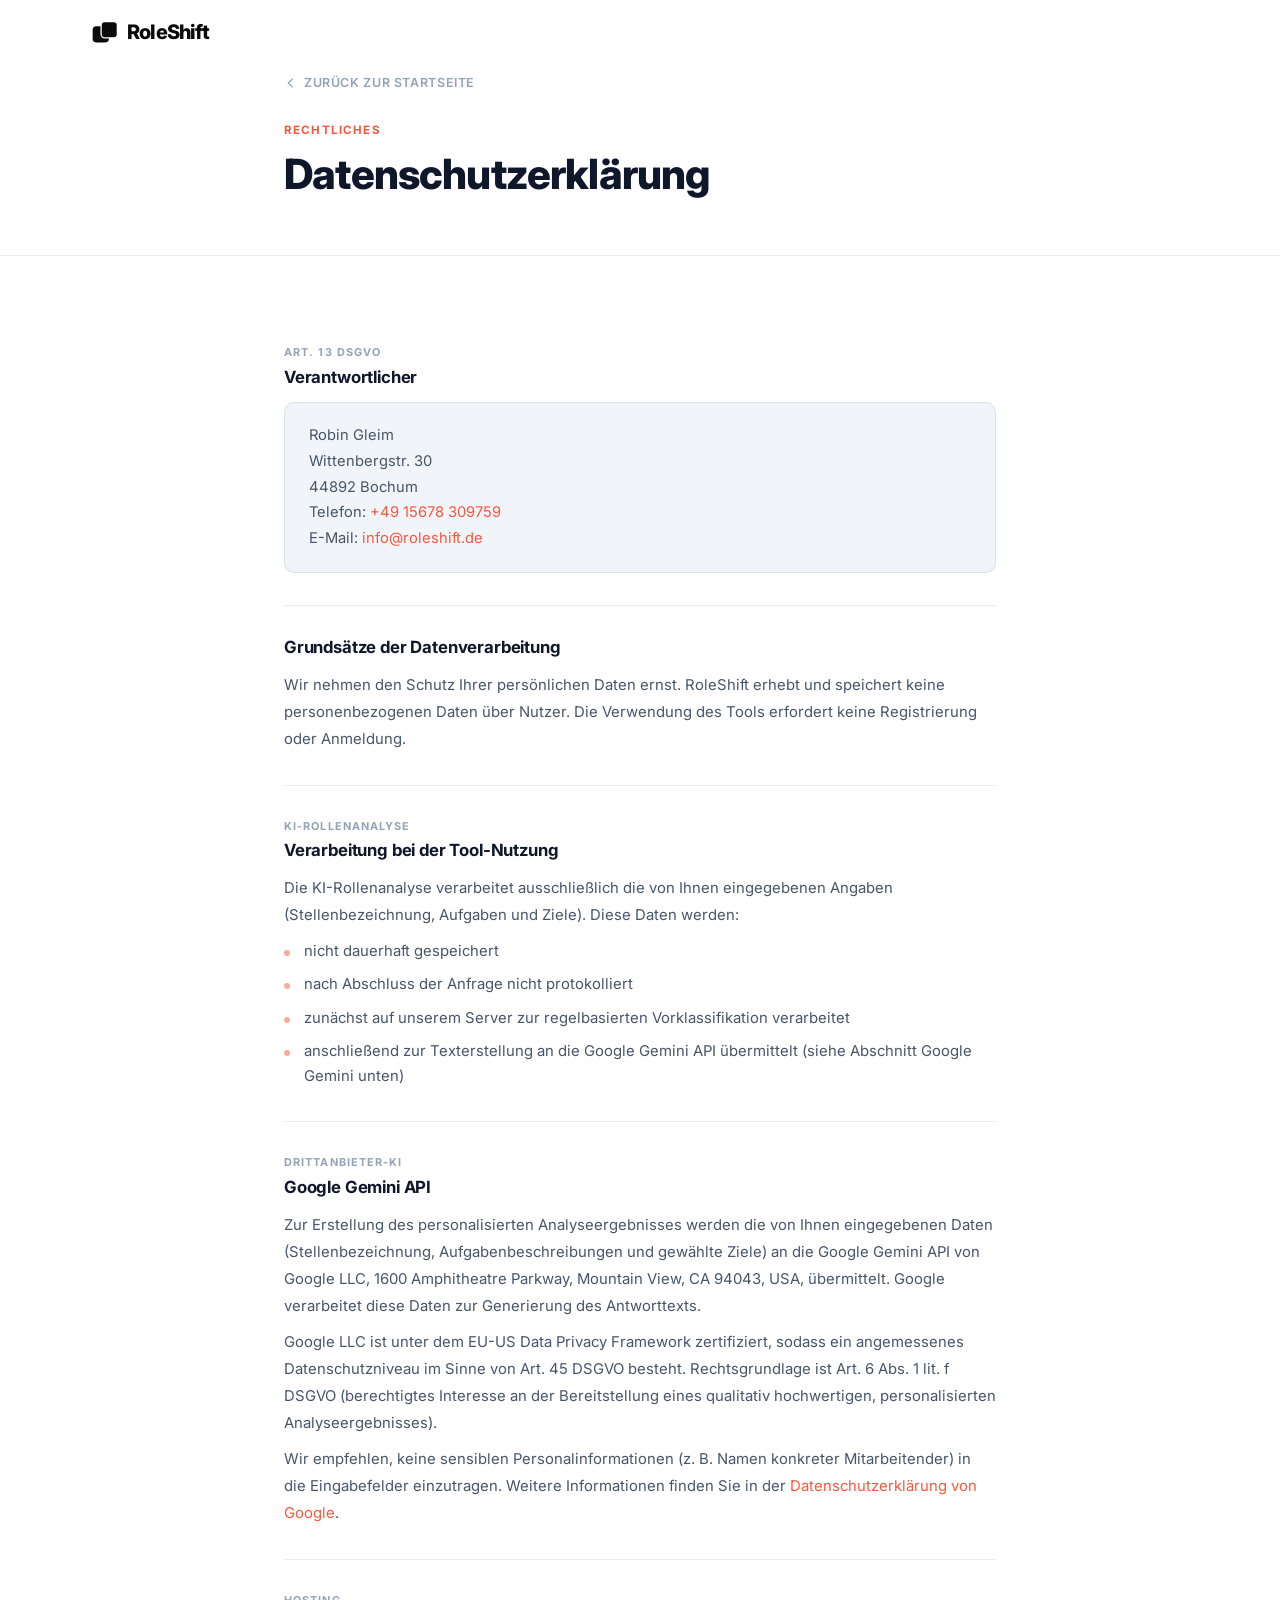
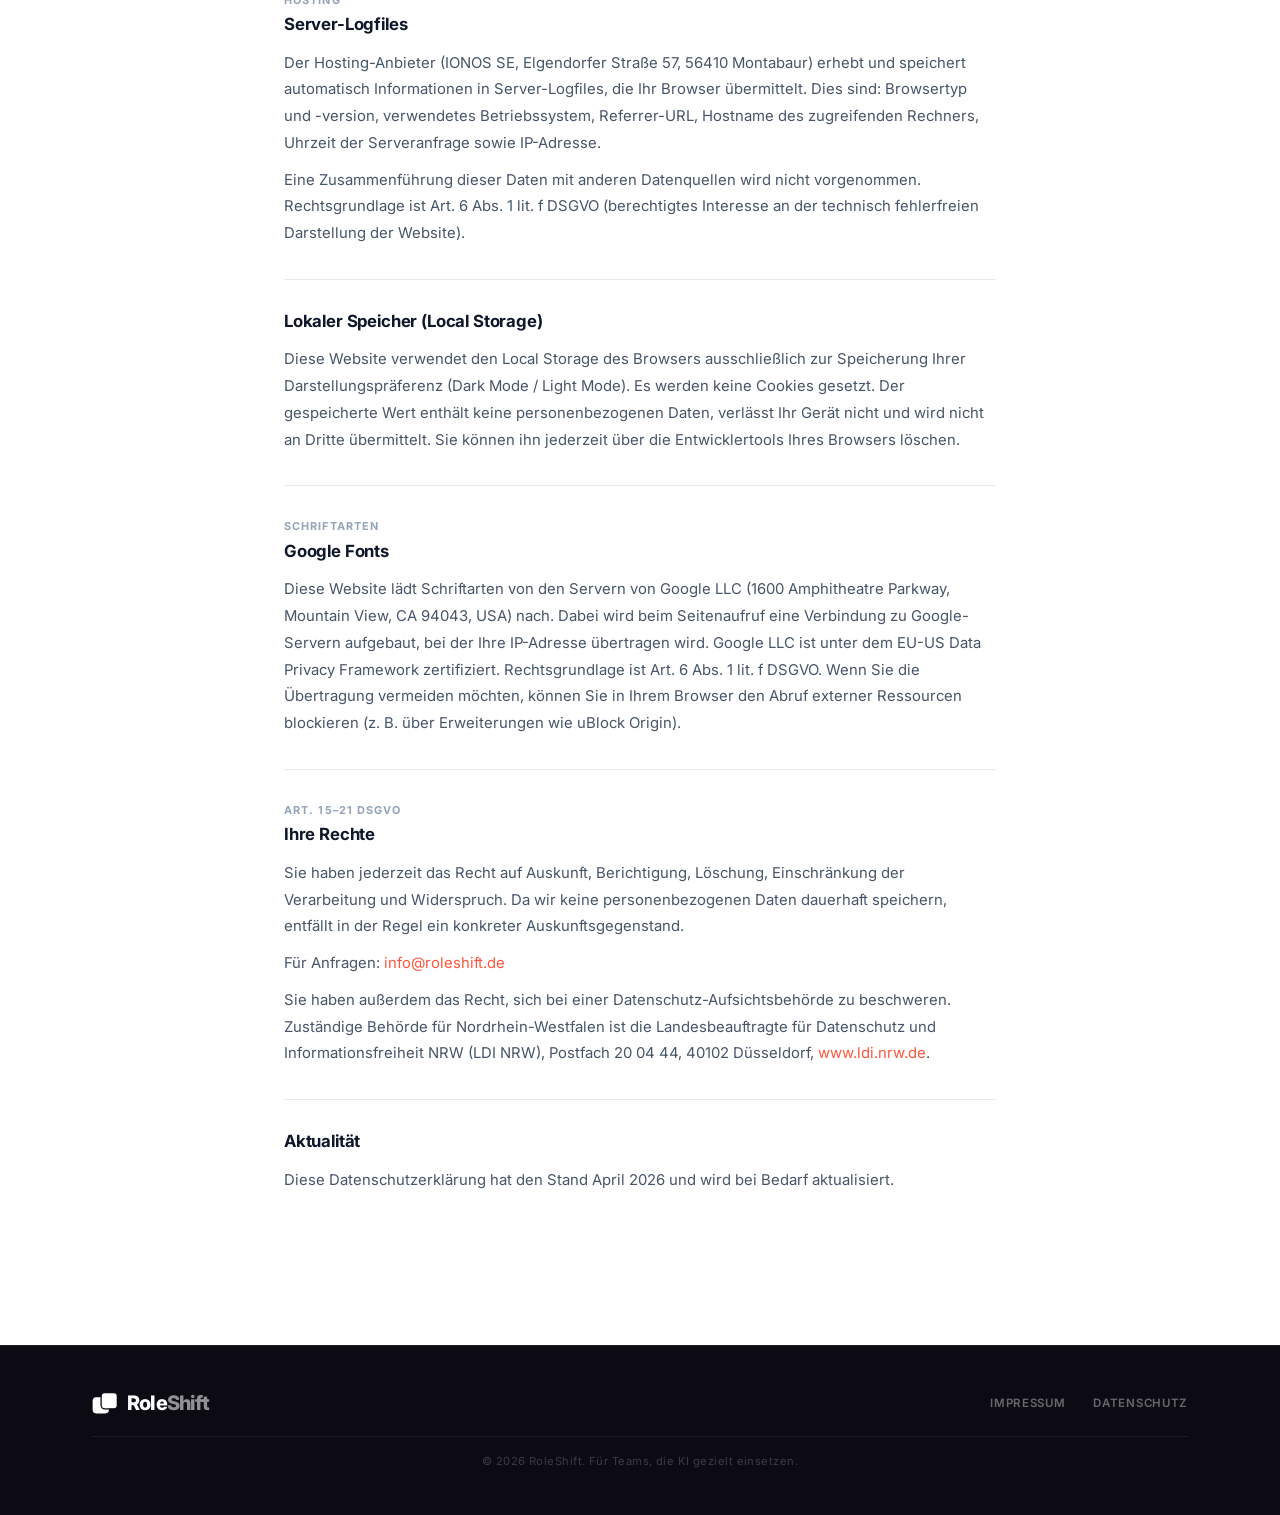
<file: datenschutz.html>
<!DOCTYPE html>
<html lang="de-DE" data-theme="light">
<head>
  <meta charset="UTF-8" />
  <meta name="viewport" content="width=device-width, initial-scale=1.0" />
  <!-- Security: CSP wird ausschließlich über .htaccess gesetzt -->
  <meta name="referrer" content="strict-origin-when-cross-origin" />
  <title>Datenschutzerklärung | RoleShift</title>
  <meta name="robots" content="noindex, follow" />
  <link rel="canonical" href="https://roleshift.de/datenschutz.html" />
  <link rel="icon" href="favicon.svg" type="image/svg+xml" />
  <link rel="icon" href="favicon.png" type="image/png" />
  <link rel="apple-touch-icon" href="apple-touch-icon.png" />
  <link rel="preconnect" href="https://fonts.googleapis.com" />
  <link rel="preconnect" href="https://fonts.gstatic.com" crossorigin />
  <link href="https://fonts.googleapis.com/css2?family=Inter:wght@300;400;500;600;700;800&display=swap" rel="stylesheet" />
  <link rel="stylesheet" href="styles.css?v=3" />
  <link rel="stylesheet" href="legal.css" />
</head>
<body class="legal-page">

<header class="header" id="header">
  <div class="container header-inner">
    <a href="index.html" class="logo" aria-label="RoleShift — Startseite">
      <svg class="logo-icon" viewBox="0 0 40 40" xmlns="http://www.w3.org/2000/svg" aria-hidden="true" focusable="false">
        <rect class="logo-icon-sq"       x="1"  y="11" width="25" height="25" rx="5.5"/>
        <rect class="logo-icon-front-sq" x="14" y="4"  width="25" height="25" rx="5.5"/>
      </svg>
      <span class="logo-word">Role<span class="logo-word-grad">Shift</span></span>
    </a>
  </div>
</header>

<main>
  <div class="legal-hero">
    <div class="legal-hero-inner">
      <a href="index.html" class="legal-back">
        <svg viewBox="0 0 16 16" fill="none" stroke="currentColor" stroke-width="1.5"><path d="M10 3L5 8l5 5"/></svg>
        Zurück zur Startseite
      </a>
      <div class="legal-eyebrow">Rechtliches</div>
      <h1>Datenschutzerklärung</h1>
    </div>
  </div>

  <div class="legal-content">

    <div class="legal-section">
      <div class="legal-section-label">Art. 13 DSGVO</div>
      <h2>Verantwortlicher</h2>
      <div class="legal-infoblock">
        <address>
          Robin Gleim<br />
          Wittenbergstr. 30<br />
          44892 Bochum<br />
          Telefon: <a href="tel:+4915678309759">+49 15678 309759</a><br />
          E-Mail: <a href="mailto:info@roleshift.de">info@roleshift.de</a>
        </address>
      </div>
    </div>

    <div class="legal-section">
      <h2>Grundsätze der Datenverarbeitung</h2>
      <p>Wir nehmen den Schutz Ihrer persönlichen Daten ernst. RoleShift erhebt und speichert keine personenbezogenen Daten über Nutzer. Die Verwendung des Tools erfordert keine Registrierung oder Anmeldung.</p>
    </div>

    <div class="legal-section">
      <div class="legal-section-label">KI-Rollenanalyse</div>
      <h2>Verarbeitung bei der Tool-Nutzung</h2>
      <p>Die KI-Rollenanalyse verarbeitet ausschließlich die von Ihnen eingegebenen Angaben (Stellenbezeichnung, Aufgaben und Ziele). Diese Daten werden:</p>
      <ul class="legal-list">
        <li>nicht dauerhaft gespeichert</li>
        <li>nach Abschluss der Anfrage nicht protokolliert</li>
        <li>zunächst auf unserem Server zur regelbasierten Vorklassifikation verarbeitet</li>
        <li>anschließend zur Texterstellung an die Google Gemini API übermittelt (siehe Abschnitt Google Gemini unten)</li>
      </ul>
    </div>

    <div class="legal-section">
      <div class="legal-section-label">Drittanbieter-KI</div>
      <h2>Google Gemini API</h2>
      <p>Zur Erstellung des personalisierten Analyseergebnisses werden die von Ihnen eingegebenen Daten (Stellenbezeichnung, Aufgabenbeschreibungen und gewählte Ziele) an die Google Gemini API von Google LLC, 1600 Amphitheatre Parkway, Mountain View, CA 94043, USA, übermittelt. Google verarbeitet diese Daten zur Generierung des Antworttexts.</p>
      <p>Google LLC ist unter dem EU-US Data Privacy Framework zertifiziert, sodass ein angemessenes Datenschutzniveau im Sinne von Art. 45 DSGVO besteht. Rechtsgrundlage ist Art. 6 Abs. 1 lit. f DSGVO (berechtigtes Interesse an der Bereitstellung eines qualitativ hochwertigen, personalisierten Analyseergebnisses).</p>
      <p>Wir empfehlen, keine sensiblen Personalinformationen (z. B. Namen konkreter Mitarbeitender) in die Eingabefelder einzutragen. Weitere Informationen finden Sie in der <a href="https://policies.google.com/privacy" target="_blank" rel="noopener noreferrer">Datenschutzerklärung von Google</a>.</p>
    </div>

    <div class="legal-section">
      <div class="legal-section-label">Hosting</div>
      <h2>Server-Logfiles</h2>
      <p>Der Hosting-Anbieter (IONOS SE, Elgendorfer Straße 57, 56410 Montabaur) erhebt und speichert automatisch Informationen in Server-Logfiles, die Ihr Browser übermittelt. Dies sind: Browsertyp und -version, verwendetes Betriebssystem, Referrer-URL, Hostname des zugreifenden Rechners, Uhrzeit der Serveranfrage sowie IP-Adresse.</p>
      <p>Eine Zusammenführung dieser Daten mit anderen Datenquellen wird nicht vorgenommen. Rechtsgrundlage ist Art. 6 Abs. 1 lit. f DSGVO (berechtigtes Interesse an der technisch fehlerfreien Darstellung der Website).</p>
    </div>

    <div class="legal-section">
      <h2>Lokaler Speicher (Local Storage)</h2>
      <p>Diese Website verwendet den Local Storage des Browsers ausschließlich zur Speicherung Ihrer Darstellungspräferenz (Dark Mode / Light Mode). Es werden keine Cookies gesetzt. Der gespeicherte Wert enthält keine personenbezogenen Daten, verlässt Ihr Gerät nicht und wird nicht an Dritte übermittelt. Sie können ihn jederzeit über die Entwicklertools Ihres Browsers löschen.</p>
    </div>

    <div class="legal-section">
      <div class="legal-section-label">Schriftarten</div>
      <h2>Google Fonts</h2>
      <p>Diese Website lädt Schriftarten von den Servern von Google LLC (1600 Amphitheatre Parkway, Mountain View, CA 94043, USA) nach. Dabei wird beim Seitenaufruf eine Verbindung zu Google-Servern aufgebaut, bei der Ihre IP-Adresse übertragen wird. Google LLC ist unter dem EU-US Data Privacy Framework zertifiziert. Rechtsgrundlage ist Art. 6 Abs. 1 lit. f DSGVO. Wenn Sie die Übertragung vermeiden möchten, können Sie in Ihrem Browser den Abruf externer Ressourcen blockieren (z. B. über Erweiterungen wie uBlock Origin).</p>
    </div>

    <div class="legal-section">
      <div class="legal-section-label">Art. 15–21 DSGVO</div>
      <h2>Ihre Rechte</h2>
      <p>Sie haben jederzeit das Recht auf Auskunft, Berichtigung, Löschung, Einschränkung der Verarbeitung und Widerspruch. Da wir keine personenbezogenen Daten dauerhaft speichern, entfällt in der Regel ein konkreter Auskunftsgegenstand.</p>
      <p>Für Anfragen: <a href="mailto:info@roleshift.de">info@roleshift.de</a></p>
      <p>Sie haben außerdem das Recht, sich bei einer Datenschutz-Aufsichtsbehörde zu beschweren. Zuständige Behörde für Nordrhein-Westfalen ist die Landesbeauftragte für Datenschutz und Informationsfreiheit NRW (LDI NRW), Postfach 20 04 44, 40102 Düsseldorf, <a href="https://www.ldi.nrw.de" target="_blank" rel="noopener noreferrer">www.ldi.nrw.de</a>.</p>
    </div>

    <div class="legal-section">
      <h2>Aktualität</h2>
      <p>Diese Datenschutzerklärung hat den Stand April 2026 und wird bei Bedarf aktualisiert.</p>
    </div>

  </div>
</main>

<footer class="footer">
  <div class="container footer-inner">
    <a href="index.html" class="logo" aria-label="RoleShift Startseite">
      <svg class="logo-icon" viewBox="0 0 40 40" xmlns="http://www.w3.org/2000/svg" aria-hidden="true" focusable="false">
        <rect class="logo-icon-sq"       x="1"  y="11" width="25" height="25" rx="5.5"/>
        <rect class="logo-icon-front-sq" x="14" y="4"  width="25" height="25" rx="5.5"/>
      </svg>
      <span class="logo-word">Role<span class="logo-word-grad">Shift</span></span>
    </a>
    <div class="footer-links">
      <a href="impressum.html">Impressum</a>
      <a href="datenschutz.html">Datenschutz</a>
    </div>
    <div class="footer-copy">© 2026 RoleShift. Für Teams, die KI gezielt einsetzen.</div>
  </div>
</footer>

<script>
  const stored = localStorage.getItem('rs-theme');
  if (stored) document.documentElement.setAttribute('data-theme', stored);
</script>
</body>
</html>
</file>
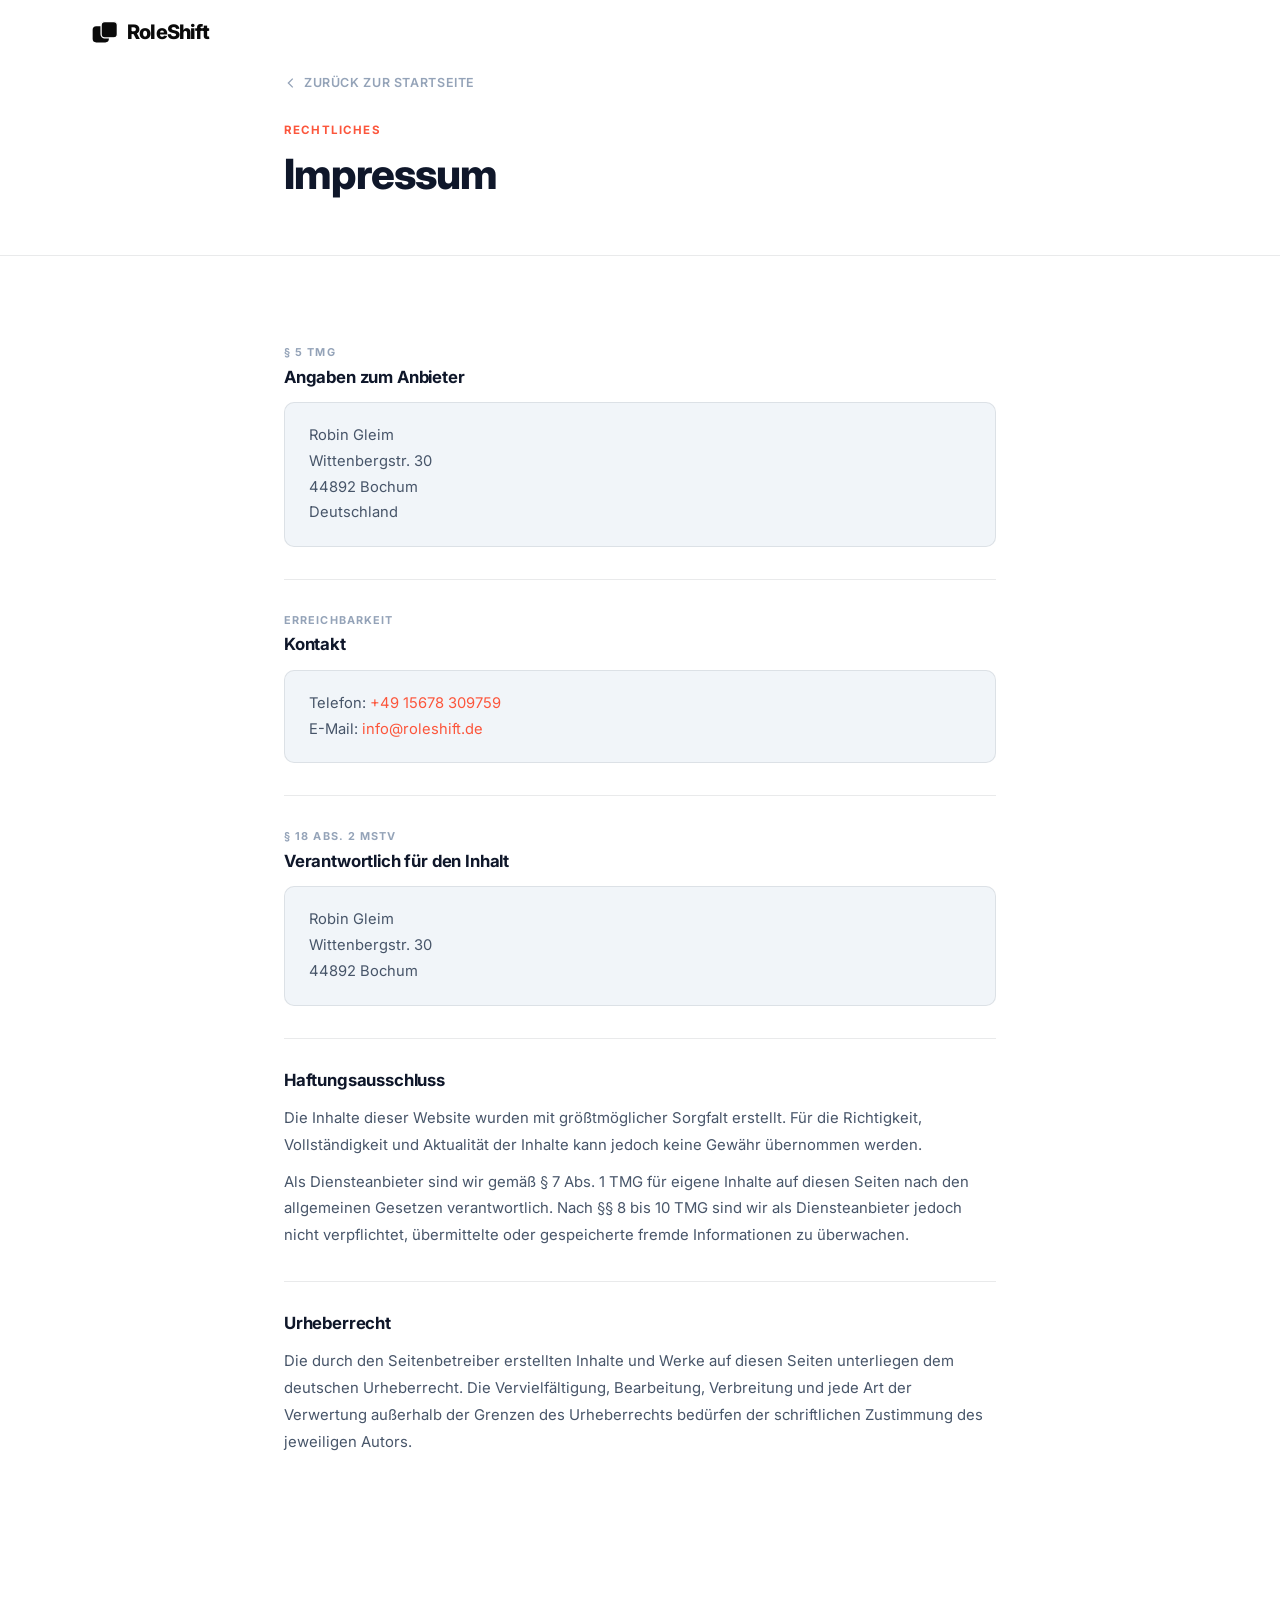
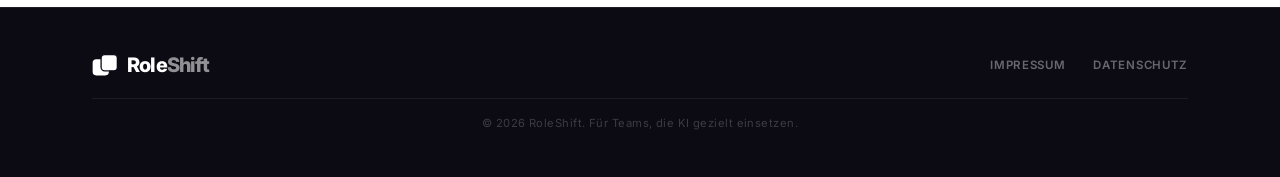
<file: impressum.html>
<!DOCTYPE html>
<html lang="de-DE" data-theme="light">
<head>
  <meta charset="UTF-8" />
  <meta name="viewport" content="width=device-width, initial-scale=1.0" />
  <!-- Security: CSP wird ausschließlich über .htaccess gesetzt -->
  <meta name="referrer" content="strict-origin-when-cross-origin" />
  <title>Impressum | RoleShift</title>
  <meta name="robots" content="noindex, follow" />
  <link rel="canonical" href="https://roleshift.de/impressum.html" />
  <link rel="icon" href="favicon.svg" type="image/svg+xml" />
  <link rel="icon" href="favicon.png" type="image/png" />
  <link rel="apple-touch-icon" href="apple-touch-icon.png" />
  <link rel="preconnect" href="https://fonts.googleapis.com" />
  <link rel="preconnect" href="https://fonts.gstatic.com" crossorigin />
  <link href="https://fonts.googleapis.com/css2?family=Inter:wght@300;400;500;600;700;800&display=swap" rel="stylesheet" />
  <link rel="stylesheet" href="styles.css?v=3" />
  <link rel="stylesheet" href="legal.css" />
</head>
<body class="legal-page">

<header class="header" id="header">
  <div class="container header-inner">
    <a href="index.html" class="logo" aria-label="RoleShift — Startseite">
      <svg class="logo-icon" viewBox="0 0 40 40" xmlns="http://www.w3.org/2000/svg" aria-hidden="true" focusable="false">
        <rect class="logo-icon-sq"       x="1"  y="11" width="25" height="25" rx="5.5"/>
        <rect class="logo-icon-front-sq" x="14" y="4"  width="25" height="25" rx="5.5"/>
      </svg>
      <span class="logo-word">Role<span class="logo-word-grad">Shift</span></span>
    </a>
  </div>
</header>

<main>
  <div class="legal-hero">
    <div class="legal-hero-inner">
      <a href="index.html" class="legal-back">
        <svg viewBox="0 0 16 16" fill="none" stroke="currentColor" stroke-width="1.5"><path d="M10 3L5 8l5 5"/></svg>
        Zurück zur Startseite
      </a>
      <div class="legal-eyebrow">Rechtliches</div>
      <h1>Impressum</h1>
    </div>
  </div>

  <div class="legal-content">

    <div class="legal-section">
      <div class="legal-section-label">§ 5 TMG</div>
      <h2>Angaben zum Anbieter</h2>
      <div class="legal-infoblock">
        <address>
          Robin Gleim<br />
          Wittenbergstr. 30<br />
          44892 Bochum<br />
          Deutschland
        </address>
      </div>
    </div>

    <div class="legal-section">
      <div class="legal-section-label">Erreichbarkeit</div>
      <h2>Kontakt</h2>
      <div class="legal-infoblock">
        <p>Telefon: <a href="tel:+4915678309759">+49 15678 309759</a></p>
        <p>E-Mail: <a href="mailto:info@roleshift.de">info@roleshift.de</a></p>
      </div>
    </div>

    <div class="legal-section">
      <div class="legal-section-label">§ 18 Abs. 2 MStV</div>
      <h2>Verantwortlich für den Inhalt</h2>
      <div class="legal-infoblock">
        <address>
          Robin Gleim<br />
          Wittenbergstr. 30<br />
          44892 Bochum
        </address>
      </div>
    </div>

    <div class="legal-section">
      <h2>Haftungsausschluss</h2>
      <p>Die Inhalte dieser Website wurden mit größtmöglicher Sorgfalt erstellt. Für die Richtigkeit, Vollständigkeit und Aktualität der Inhalte kann jedoch keine Gewähr übernommen werden.</p>
      <p>Als Diensteanbieter sind wir gemäß § 7 Abs. 1 TMG für eigene Inhalte auf diesen Seiten nach den allgemeinen Gesetzen verantwortlich. Nach §§ 8 bis 10 TMG sind wir als Diensteanbieter jedoch nicht verpflichtet, übermittelte oder gespeicherte fremde Informationen zu überwachen.</p>
    </div>

    <div class="legal-section">
      <h2>Urheberrecht</h2>
      <p>Die durch den Seitenbetreiber erstellten Inhalte und Werke auf diesen Seiten unterliegen dem deutschen Urheberrecht. Die Vervielfältigung, Bearbeitung, Verbreitung und jede Art der Verwertung außerhalb der Grenzen des Urheberrechts bedürfen der schriftlichen Zustimmung des jeweiligen Autors.</p>
    </div>

  </div>
</main>

<footer class="footer">
  <div class="container footer-inner">
    <a href="index.html" class="logo" aria-label="RoleShift Startseite">
      <svg class="logo-icon" viewBox="0 0 40 40" xmlns="http://www.w3.org/2000/svg" aria-hidden="true" focusable="false">
        <rect class="logo-icon-sq"       x="1"  y="11" width="25" height="25" rx="5.5"/>
        <rect class="logo-icon-front-sq" x="14" y="4"  width="25" height="25" rx="5.5"/>
      </svg>
      <span class="logo-word">Role<span class="logo-word-grad">Shift</span></span>
    </a>
    <div class="footer-links">
      <a href="impressum.html">Impressum</a>
      <a href="datenschutz.html">Datenschutz</a>
    </div>
    <div class="footer-copy">© 2026 RoleShift. Für Teams, die KI gezielt einsetzen.</div>
  </div>
</footer>

<script>
  const stored = localStorage.getItem('rs-theme');
  if (stored) document.documentElement.setAttribute('data-theme', stored);
</script>
</body>
</html>
</file>
<file: styles.css>
/* =========================================
   ROLESHIFT — DESIGN SYSTEM v5
   Modern SaaS · Inter · Teal Accent
   ========================================= */

@import url('https://fonts.googleapis.com/css2?family=Inter:wght@300;400;500;600;700;800&display=swap');

/* --- RESET ------------------------------ */
*, *::before, *::after { box-sizing: border-box; margin: 0; padding: 0; }
html { scroll-behavior: smooth; font-size: 16px; }
body { font-family: 'Inter', system-ui, sans-serif; line-height: 1.6; -webkit-font-smoothing: antialiased; }
img, svg { display: block; max-width: 100%; }
a { text-decoration: none; }
button { cursor: pointer; border: none; background: none; font-family: inherit; font-size: inherit; }
input, textarea, select { font-family: inherit; font-size: 1rem; }

/* --- TOKENS ----------------------------- */
:root {
  /* Dark theme (base) */
  --bg:           #08101F;
  --bg-2:         #0D1829;
  --surface:      #121F35;
  --surface-2:    #1B2A40;
  --border:       rgba(255,255,255,.08);
  --border-2:     rgba(255,255,255,.14);
  --text:         #E2E8F0;
  --text-1:       #E2E8F0;
  --text-2:       #94A3B8;
  --text-3:       #475569;
  --accent:       #FC563C;
  --accent-h:     #FC563C;
  --accent-dim:   rgba(252,86,60,.15);
  --accent-dim2:  rgba(252,86,60,.07);
  --green:        #10B981;
  --green-bg:     rgba(16,185,129,.15);
  --amber:        #F59E0B;
  --amber-bg:     rgba(245,158,11,.12);
  --red:          #F87171;
  --red-bg:       rgba(248,113,113,.12);
  --cyan:         #FC563C;
  --purple:       #1B2A40;
  --slate:        #64748B;

  /* Geometry */
  --r-sm:   6px;
  --r:      10px;
  --r-lg:   16px;
  --r-xl:   22px;
  --r-2xl:  32px;

  /* Shadow */
  --sh-sm:  0 1px 3px rgba(0,0,0,.6);
  --sh:     0 4px 24px rgba(0,0,0,.7);
  --sh-lg:  0 20px 60px rgba(0,0,0,.9);

  /* Layout */
  --w:  1160px;
  --hh: 64px;
  --ease: cubic-bezier(.4,0,.2,1);
}

/* Light theme */
[data-theme="light"] {
  --bg:           #FFFFFF;
  --bg-2:         #F8FAFC;
  --surface:      #F1F5F9;
  --surface-2:    #E2E8F0;
  --border:       rgba(15,23,42,.09);
  --border-2:     rgba(15,23,42,.16);
  --text:         #0F172A;
  --text-1:       #0F172A;
  --text-2:       #475569;
  --text-3:       #94A3B8;
  --accent:       #FC563C;
  --accent-h:     #FC563C;
  --accent-dim:   rgba(252,86,60,.1);
  --accent-dim2:  rgba(252,86,60,.05);
  --green:        #059669;
  --green-bg:     rgba(252,86,60,.1);
  --amber:        #D97706;
  --amber-bg:     rgba(217,119,6,.1);
  --red:          #DC2626;
  --red-bg:       rgba(220,38,38,.1);
  --cyan:         #FC563C;
  --purple:       #F1F5F9;
  --slate:        #64748B;
  --sh-sm:  0 1px 3px rgba(0,0,0,.06), 0 1px 2px rgba(0,0,0,.03);
  --sh:     0 4px 16px rgba(0,0,0,.07), 0 2px 4px rgba(0,0,0,.04);
  --sh-lg:  0 20px 50px rgba(0,0,0,.1), 0 8px 16px rgba(0,0,0,.05);
}

/* --- GRAIN OVERLAY (dark mode only) ---- */
body { background: var(--bg); color: var(--text); }
body::after {
  content: '';
  position: fixed; inset: 0; z-index: 9998;
  pointer-events: none;
  opacity: .022;
  background-image: url("data:image/svg+xml,%3Csvg xmlns='http://www.w3.org/2000/svg' width='300' height='300'%3E%3Cfilter id='n'%3E%3CfeTurbulence type='fractalNoise' baseFrequency='0.85' numOctaves='4' stitchTiles='stitch'/%3E%3C/filter%3E%3Crect width='300' height='300' filter='url(%23n)'/%3E%3C/svg%3E");
  background-size: 300px 300px;
  animation: grainDrift 8s steps(10) infinite;
}
[data-theme="light"] body::after { display: none; }

@keyframes grainDrift {
  0%,100% { transform: translate(0,0); }
  10%      { transform: translate(-3%,-2%); }
  20%      { transform: translate(2%,3%); }
  30%      { transform: translate(-1%,2%); }
  40%      { transform: translate(3%,-1%); }
  50%      { transform: translate(-2%,1%); }
  60%      { transform: translate(1%,-3%); }
  70%      { transform: translate(-3%,2%); }
  80%      { transform: translate(2%,-2%); }
  90%      { transform: translate(-1%,3%); }
}

/* --- TYPOGRAPHY ------------------------- */
h1,h2,h3,h4 {
  font-family: 'Inter', system-ui, sans-serif;
  font-weight: 700;
  line-height: 1.1;
  letter-spacing: -0.02em;
  color: var(--text);
}
h1 { font-size: clamp(2.8rem, 6vw, 4.8rem); font-weight: 800; line-height: 1.05; letter-spacing: -0.03em; }
h2 { font-size: clamp(2rem, 4vw, 3rem); font-weight: 700; }
h3 { font-size: 1.2rem; font-weight: 700; letter-spacing: -0.01em; }
h4 { font-size: 0.9rem; letter-spacing: 0.02em; }
p  { color: var(--text-2); line-height: 1.85; font-size: 0.95rem; }

.cite-link {
  color: inherit;
  border-bottom: 1px dotted currentColor;
  opacity: 0.55;
  transition: opacity .15s;
}
.cite-link:hover { opacity: 1; }

em {
  font-style: normal;
  color: var(--accent);
  -webkit-text-fill-color: var(--accent);
  background: none;
}

.eyebrow {
  display: block;
  font-family: 'Inter', sans-serif;
  font-size: 0.65rem;
  font-weight: 700;
  letter-spacing: 0.16em;
  text-transform: uppercase;
  color: var(--accent);
  margin-bottom: 18px;
}
.eyebrow::before {
  content: '——  ';
  letter-spacing: 0.04em;
  opacity: .5;
}
.eyebrow-light { color: var(--accent); }

/* --- LAYOUT ----------------------------- */
.container { max-width: var(--w); margin: 0 auto; padding: 0 32px; }
.section-intro { text-align: center; margin-bottom: 80px; }
.section-intro h2 { margin-bottom: 20px; }
.section-sub { max-width: 480px; margin: 0 auto; font-size: 1rem; }

/* --- BUTTONS ---------------------------- */
.btn {
  display: inline-flex; align-items: center; gap: 10px;
  padding: 11px 24px;
  border-radius: 999px;
  font-family: 'Inter', sans-serif;
  font-size: 0.78rem;
  font-weight: 700;
  letter-spacing: 0.06em;
  text-transform: uppercase;
  transition: all .2s var(--ease);
  white-space: nowrap; line-height: 1;
}
.btn svg { width: 15px; height: 15px; flex-shrink: 0; transition: transform .2s var(--ease); }
.btn:hover svg { transform: translateX(3px); }

.btn-primary {
  background: var(--accent);
  color: #FFFFFF;
  box-shadow: 0 0 0 0 rgba(0,0,0,0);
}
.btn-primary:hover {
  background: var(--accent-h);
  transform: translateY(-1px);
  box-shadow: 0 6px 20px rgba(252,86,60,.3);
}
[data-theme="light"] .btn-primary {
  background: #FC563C;
  color: #ffffff;
}
[data-theme="light"] .header .btn-primary {
  background: #0C0B14;
  color: white;
}
[data-theme="light"] .header .btn-primary:hover {
  background: #1a1a2e;
  box-shadow: 0 4px 16px rgba(0,0,0,.25);
}
[data-theme="light"] .btn-primary:hover {
  box-shadow: 0 6px 20px rgba(252,86,60,.3);
}
[data-theme="light"] .how-cta,
[data-theme="light"] .section-compare .btn-primary {
  background: #0C0B14;
  color: white;
}
[data-theme="light"] .how-cta:hover,
[data-theme="light"] .section-compare .btn-primary:hover {
  background: #1a1a2e;
  box-shadow: 0 4px 16px rgba(0,0,0,.25);
}
.btn-primary:active { transform: translateY(0); }
.btn-primary:disabled { opacity: .35; cursor: not-allowed; transform: none !important; box-shadow: none !important; }

.btn-hero-cta { background: #ffffff !important; color: #0a0a0a !important; }
.btn-hero-cta:hover { background: rgba(255,255,255,.88) !important; box-shadow: 0 6px 20px rgba(0,0,0,.18) !important; }
[data-theme="light"] .btn-hero-cta { background: #ffffff !important; color: #0a0a0a !important; }
[data-theme="light"] .btn-hero-cta:hover { background: rgba(255,255,255,.88) !important; box-shadow: 0 6px 20px rgba(0,0,0,.18) !important; }

.btn-ghost {
  color: var(--text-2);
  border: 1px solid var(--border-2);
}
.btn-ghost:hover { color: var(--text); border-color: var(--accent); }

.btn-lg  { padding: 14px 32px; font-size: 0.82rem; }
.btn-xl  { padding: 17px 40px; font-size: 0.88rem; }

/* --- HEADER ----------------------------- */
.header {
  position: fixed; top: 0; left: 0; right: 0; z-index: 200;
  height: var(--hh);
  background: rgba(8,16,31,.92);
  backdrop-filter: blur(24px); -webkit-backdrop-filter: blur(24px);
  border-bottom: 1px solid transparent;
  transition: border-color .3s, box-shadow .3s;
}
[data-theme="light"] .header {
  background: transparent;
  border-bottom-color: transparent;
}
[data-theme="light"] .header.scrolled {
  background: rgba(255,255,255,.95);
  border-bottom: 1px solid var(--border);
  box-shadow: 0 2px 16px rgba(0,0,0,.07);
}
[data-theme="light"] .header:not(.scrolled) .nav a          { color: rgba(255,255,255,.6); }
[data-theme="light"] .header:not(.scrolled) .nav a:hover    { color: white; }
[data-theme="light"] .header:not(.scrolled) .logo-word      { color: white; }
[data-theme="light"] .header:not(.scrolled) .logo-word-grad { color: white; -webkit-text-fill-color: white; }
[data-theme="light"] .header:not(.scrolled) .logo-icon-sq       { fill: white; }
[data-theme="light"] .header:not(.scrolled) .logo-icon-front-sq { fill: white; stroke: #0C0B14; }
[data-theme="light"] .header:not(.scrolled) .theme-toggle        { color: rgba(255,255,255,.5); }
[data-theme="light"] .header:not(.scrolled) .menu-toggle span    { background: rgba(255,255,255,.85); }
[data-theme="light"] .header.scrolled .menu-toggle span          { background: var(--text-2); }
[data-theme="light"] .header:not(.scrolled) .btn-primary { background: white; color: #0C0B14; }
[data-theme="light"] .header:not(.scrolled) .btn-primary:hover { background: rgba(255,255,255,.88); transform: translateY(-1px); box-shadow: none; }
[data-theme="light"] .header:not(.scrolled) .mobile-menu {
  background: #0C0B14;
  border-bottom-color: rgba(255,255,255,.08);
}
[data-theme="light"] .header:not(.scrolled) .mobile-menu a {
  color: rgba(255,255,255,.55);
  border-bottom-color: rgba(255,255,255,.08);
}
[data-theme="light"] .header:not(.scrolled) .mobile-menu a:hover { color: white; }
[data-theme="light"] .header:not(.scrolled) .mobile-menu .btn-primary { background: #ffffff; color: #0C0B14; }
.header.scrolled { border-color: var(--border); }
.header-inner { display: flex; align-items: center; height: 100%; gap: 28px; }
@media (max-width: 768px) {
  .header-inner { justify-content: space-between; }
}

/* --- LOGO ------------------------------- */
.logo { display: flex; align-items: center; gap: 9px; }

.logo-icon {
  width: 26px;
  height: 26px;
  flex-shrink: 0;
}
.logo-icon-sq       { fill: #ffffff; }
.logo-icon-front-sq { fill: #ffffff; stroke: var(--bg); stroke-width: 2; }

[data-theme="light"] .logo-icon-sq       { fill: #0a0a0a; }
[data-theme="light"] .logo-icon-front-sq { fill: #0a0a0a; stroke: var(--bg); stroke-width: 2; }

.logo-word {
  font-family: 'Inter', system-ui, sans-serif;
  font-weight: 800;
  font-size: 1.25rem;
  letter-spacing: -0.04em;
  color: #ffffff;
  line-height: 1;
}
.logo-word-grad {
  color: #FC563C;
  background: none;
  -webkit-background-clip: unset;
  -webkit-text-fill-color: #FC563C;
  background-clip: unset;
}
[data-theme="light"] .logo-word      { color: #0a0a0a; }
[data-theme="light"] .logo-word-grad { color: #0a0a0a; -webkit-text-fill-color: #0a0a0a; }

/* --- NAV -------------------------------- */
.nav { display: flex; gap: 0; margin-left: auto; }
.nav a {
  font-family: 'Inter', sans-serif;
  font-size: 0.72rem;
  font-weight: 600;
  letter-spacing: 0.1em;
  text-transform: uppercase;
  color: var(--text-3);
  padding: 8px 16px;
  transition: color .15s;
}
.nav a:hover { color: var(--accent); }

.header-actions { display: flex; align-items: center; gap: 10px; }
.theme-toggle {
  display: flex; align-items: center; justify-content: center;
  width: 34px; height: 34px;
  color: var(--text-3); transition: color .15s;
}
.theme-toggle:hover { color: var(--accent); }
.theme-toggle svg { width: 16px; height: 16px; }
.icon-moon { display: none; }
[data-theme="light"] .icon-sun  { display: none; }
[data-theme="light"] .icon-moon { display: block; }

.menu-toggle { display: none; flex-direction: column; gap: 5px; padding: 8px; }
.menu-toggle span { display: block; width: 22px; height: 1px; background: var(--text-2); border-radius: 1px; transition: all .2s; }

.mobile-menu {
  display: none; flex-direction: column; gap: 0;
  padding: 8px 20px 20px;
  background: var(--bg); border-bottom: 1px solid var(--border);
}
.mobile-menu.open { display: flex; }
.mobile-menu a {
  font-family: 'Inter', sans-serif;
  font-size: 0.82rem; font-weight: 600; letter-spacing: 0.08em; text-transform: uppercase;
  color: var(--text-2); padding: 14px 0; border-bottom: 1px solid var(--border);
}
.mobile-menu .btn { margin-top: 16px; justify-content: center; }
.mobile-menu .btn-primary { color: #ffffff; }

/* =========================================
   HERO
   ========================================= */
.hero {
  padding-top: calc(var(--hh) + 60px);
  padding-bottom: 0;
  overflow: hidden;
  position: relative;
  min-height: 100vh;
}
[data-theme="light"] .hero {
  background: linear-gradient(175deg, #F0FDFA 0%, #FFFFFF 52%);
}

/* Grid background */
.hero-grid-bg {
  position: absolute; inset: 0; z-index: 0;
  pointer-events: none; overflow: hidden;
}
.hero-grid-canvas {
  position: absolute; inset: 0; width: 100%; height: 100%;
  opacity: 0.05; color: var(--text-3);
}
[data-theme="light"] .hero-grid-canvas {
  display: none;
}
.hero-grid-reveal {
  position: absolute; inset: 0; width: 100%; height: 100%;
  opacity: 0.4; color: var(--accent);
  -webkit-mask-image: radial-gradient(0px circle at -999px -999px, black, transparent);
  mask-image: radial-gradient(0px circle at -999px -999px, black, transparent);
  transition: -webkit-mask-image .06s, mask-image .06s;
}

/* Blobs */
@keyframes blobDrift1 {
  0%,100% { transform: translate(0,   0  ) scale(1);    }
  33%      { transform: translate(-3%, 6% ) scale(1.05); }
  66%      { transform: translate(5%,  -3%) scale(0.97); }
}
@keyframes blobDrift2 {
  0%,100% { transform: translate(0,  0  ) scale(1);    }
  50%      { transform: translate(6%, 9% ) scale(1.09); }
}
@keyframes blobDrift3 {
  0%,100% { transform: translate(0,   0  ) scale(1);    }
  40%      { transform: translate(-5%, -6%) scale(1.04); }
  80%      { transform: translate(3%,  3% ) scale(0.96); }
}

.hero-grid-blobs { position: absolute; inset: 0; pointer-events: none; }
.hero-blob { position: absolute; border-radius: 50%; filter: blur(120px); }
.hero-blob-1 {
  right: -5%; top: -20%;
  width: 50%; height: 50%;
  background: rgba(252,86,60,.14);
  animation: blobDrift1 14s ease-in-out infinite;
}
.hero-blob-2 {
  right: 30%; top: 10%;
  width: 20%; height: 20%;
  background: rgba(252,86,60,.2);
  animation: blobDrift2 10s ease-in-out infinite;
}
.hero-blob-3 {
  left: -8%; bottom: -10%;
  width: 38%; height: 38%;
  background: rgba(8,16,42,.85);
  animation: blobDrift3 17s ease-in-out infinite;
}
@media (prefers-reduced-motion: reduce) {
  .hero-blob-1, .hero-blob-2, .hero-blob-3 { animation: none; }
}
[data-theme="light"] .hero-blob-1 { background: rgba(255,255,255,.14); }
[data-theme="light"] .hero-blob-2 { background: rgba(255,255,255,.08); }
[data-theme="light"] .hero-blob-3 { background: rgba(255,255,255,.06); }

/* Interactive particle canvas — transparent overlay, CSS bg shows through */
.hero-particle-canvas {
  position: absolute;
  inset: 0;
  width: 100%;
  height: 100%;
  z-index: 0;
  pointer-events: none;
  display: block;
}

.hero > .container,
.hero > .hero-scroll-hint { position: relative; z-index: 1; }

/* Hero layout */
.hero-layout {
  display: grid;
  grid-template-columns: 1.15fr 0.85fr;
  gap: 48px;
  align-items: center;
  min-height: calc(100vh - var(--hh));
  padding-bottom: 80px;
}

/* Hero text animations */
.hero-text { max-width: 600px; }
.hero-text .eyebrow {
  opacity: 0;
  animation: heroFadeUp .7s var(--ease) .1s forwards;
}
.hero-text h1 {
  margin-bottom: 28px;
  opacity: 0;
  animation: heroFadeUp .8s var(--ease) .25s forwards;
}
.hero-sub {
  font-size: 1.05rem; max-width: 420px; margin-bottom: 44px;
  opacity: 0;
  animation: heroFadeUp .8s var(--ease) .4s forwards;
}
.hero-ctas {
  display: flex; align-items: center; gap: 16px; flex-wrap: wrap;
  opacity: 0;
  animation: heroFadeUp .7s var(--ease) .55s forwards;
}
.hero-trust {
  font-size: 0.72rem;
  font-family: 'Inter', sans-serif;
  letter-spacing: 0.06em;
  color: var(--text-3);
  margin-top: 24px;
  opacity: 0;
  animation: heroFadeUp .7s var(--ease) .7s forwards;
}

@keyframes heroFadeUp {
  from { opacity: 0; transform: translateY(22px); }
  to   { opacity: 1; transform: none; }
}

/* Scroll hint */
.hero-scroll-hint {
  text-align: center; padding: 28px 0 48px;
  display: flex; flex-direction: column; align-items: center; gap: 10px;
  font-family: 'Inter', sans-serif;
  font-size: 0.62rem; letter-spacing: 0.15em; text-transform: uppercase;
  color: var(--text-3);
}
.scroll-arrow {
  width: 1px; height: 36px;
  background: linear-gradient(to bottom, var(--accent), transparent 80%);
  animation: scrollDrop 2.4s ease-in-out infinite;
}
@keyframes scrollDrop {
  0%,100% { opacity: 1; transform: translateY(0); }
  50%      { opacity: .2; transform: translateY(8px); }
}

/* Hero visual card */
.hero-visual .hv-card {
  transition: transform .5s cubic-bezier(.23,1,.32,1);
}
.hero-visual .hv-card:hover {
  transform: translateY(-5px);
}
.hero-visual {
  position: relative;
  opacity: 0;
  animation: heroFadeUp .9s var(--ease) .35s forwards;
}
.hv-card {
  background: rgba(8,16,31,.9);
  backdrop-filter: blur(32px); -webkit-backdrop-filter: blur(32px);
  border: 1px solid var(--border-2);
  border-radius: var(--r-xl); padding: 30px;
  box-shadow: var(--sh-lg), 0 0 0 1px rgba(252,86,60,.08) inset;
}
[data-theme="light"] .hv-card {
  background: #FFFFFF;
  border-color: rgba(15,23,42,.1);
  box-shadow: 0 8px 40px rgba(0,0,0,.1), 0 2px 8px rgba(0,0,0,.05);
}
.hv-card-label {
  font-family: 'Inter', sans-serif;
  font-size: 0.6rem; font-weight: 700; letter-spacing: 0.14em;
  text-transform: uppercase; color: var(--text-3); margin-bottom: 6px;
}
.hv-card-top { display: flex; align-items: flex-start; justify-content: space-between; margin-bottom: 22px; gap: 12px; }
.hv-role-name { font-size: 0.95rem; font-weight: 600; font-family: 'Inter', system-ui, sans-serif; color: var(--text); }
.hv-model-pill {
  font-family: 'Inter', sans-serif;
  font-size: 0.58rem; font-weight: 700; letter-spacing: 0.1em; text-transform: uppercase;
  color: var(--accent); background: var(--accent-dim);
  border: 1px solid var(--border-2); padding: 5px 10px; border-radius: var(--r-sm);
  white-space: nowrap; flex-shrink: 0;
}
.hv-bars { display: flex; flex-direction: column; gap: 13px; margin-bottom: 22px; }
.hv-bar-row {
  display: grid; grid-template-columns: 90px 1fr 36px;
  align-items: center; gap: 12px;
}
.hv-bar-row > span:first-child { font-size: 0.72rem; color: var(--text-2); font-family: 'Inter', sans-serif; }
.hv-track { height: 3px; background: var(--border); border-radius: 999px; overflow: hidden; }
.hv-fill { height: 100%; border-radius: 999px; width: 0; transition: width 1.3s var(--ease); }
.hv-fill-auto   { background: #FC563C; box-shadow: 0 0 8px rgba(252,86,60,.5); }
.hv-fill-ai     { background: #fc8272; box-shadow: 0 0 6px rgba(252,86,60,.3); }
.hv-fill-human  { background: #fdc8bf; }
.hv-fill-review { background: var(--accent); }
.hv-pct { font-size: 0.68rem; font-weight: 700; color: var(--text-3); text-align: right; font-family: 'Inter', sans-serif; }
.pct-auto-h  { color: var(--text-3); }
.pct-ai-h    { color: var(--text-3); }
.pct-human-h { color: var(--text-3); }
.hv-divider { height: 1px; background: var(--border); margin: 18px 0; }
.hv-model {
  display: flex; align-items: center; gap: 10px;
  font-family: 'Inter', sans-serif;
  font-size: 0.75rem; color: var(--text-2); font-weight: 600;
}
.hv-model-dot { width: 7px; height: 7px; border-radius: 50%; background: var(--accent); flex-shrink: 0; }
.hv-summary { font-size: 0.78rem; color: var(--text-3); line-height: 1.65; font-family: 'Inter', system-ui, sans-serif; }

/* Flow nodes */
.hv-flow {
  display: flex; align-items: center; gap: 0;
  margin-top: 14px; flex-wrap: nowrap; overflow: hidden;
}
.hv-node {
  font-family: 'Inter', sans-serif;
  font-size: 0.6rem; font-weight: 600; letter-spacing: 0.04em;
  background: var(--surface-2); border: 1px solid var(--border);
  color: var(--text-3); padding: 5px 11px; border-radius: var(--r-sm);
  white-space: nowrap;
}
.hv-node-done   { background: var(--accent-dim2); border-color: var(--border-2); color: var(--text-2); }
.hv-node-active { background: var(--accent); border-color: var(--accent); color: #FFFFFF; }
.hv-line { flex: 1; height: 1px; background: var(--border); min-width: 10px; max-width: 24px; }

/* =========================================
   SECTION — WHY IT MATTERS
   ========================================= */
.section-why {
  padding: 140px 0;
  background:
    radial-gradient(ellipse at 15% 60%, rgba(252,86,60,.07) 0%, transparent 55%),
    radial-gradient(ellipse at 85% 30%, rgba(252,86,60,.05) 0%, transparent 50%),
    var(--bg);
  position: relative;
}
[data-theme="light"] .section-why { background: var(--bg-2); }

.why-cards {
  display: grid; grid-template-columns: repeat(3, 1fr); gap: 16px;
  border: none;
  border-radius: var(--r-xl);
  overflow: visible;
  background: transparent;
}
[data-theme="light"] .why-cards {
  background: transparent;
  border: none;
  gap: 20px;
}

.why-card {
  padding: 48px 40px;
  background: rgba(12, 22, 36, 0.72);
  backdrop-filter: blur(20px);
  -webkit-backdrop-filter: blur(20px);
  border: 1px solid rgba(115, 145, 201, 0.14);
  border-radius: var(--r-xl);
  position: relative; overflow: hidden;
  transition: background .3s, box-shadow .3s, border-color .3s;
  box-shadow: 0 0 30px rgba(115, 145, 201, 0.04), 0 4px 24px rgba(0, 0, 0, 0.35);
}
[data-theme="light"] .why-card {
  background: #FFFFFF;
  border: 1px solid rgba(15,23,42,.08);
  border-radius: var(--r-xl);
  box-shadow: 0 2px 12px rgba(0,0,0,.05);
  backdrop-filter: none;
  -webkit-backdrop-filter: none;
  transition: transform .25s var(--ease), box-shadow .25s var(--ease);
}
[data-theme="light"] .why-card:hover {
  transform: translateY(-3px);
  box-shadow: 0 12px 40px rgba(0,0,0,.1);
}

.why-card::before {
  content: '';
  position: absolute; top: 0; left: 0; right: 0; height: 2px;
  background: linear-gradient(90deg, transparent, var(--accent), transparent);
  transform: scaleX(0); transform-origin: left;
  transition: transform .4s var(--ease);
  opacity: 0.7;
}
[data-theme="light"] .why-card::before {
  height: 3px;
  transform: scaleX(0);
}
.why-card:hover {
  background: rgba(18, 32, 52, 0.85);
  border-color: rgba(115, 145, 201, 0.28);
  box-shadow: 0 0 50px rgba(115, 145, 201, 0.1), 0 4px 24px rgba(0, 0, 0, 0.4);
}
[data-theme="light"] .why-card:hover { background: #FFFFFF; }
.why-card:hover::before { transform: scaleX(1); }
.why-card > * { position: relative; }

.why-num {
  font-family: 'Inter', system-ui, sans-serif;
  font-size: 4rem; font-weight: 800;
  line-height: 1;
  color: var(--surface-2);
  margin-bottom: 28px;
  transition: color .3s;
}
[data-theme="light"] .why-num { color: var(--surface-2); }
.why-card:hover .why-num { color: var(--text-2); opacity: .5; }
.why-card h3 {
  font-size: 1.25rem; margin-bottom: 14px; line-height: 1.2;
  font-family: 'Inter', system-ui, sans-serif; font-weight: 600;
}
.why-card p { font-size: 0.88rem; }

/* =========================================
   SECTION — HOW IT WORKS
   ========================================= */
.section-how {
  padding: 140px 0;
  background: var(--surface);
  position: relative;
}
[data-theme="light"] .section-how { background: var(--bg); }

.section-how::before {
  content: ''; position: absolute; inset: 0;
  pointer-events: none;
}

.how-sticky-wrap {
  display: grid; grid-template-columns: 1fr 1fr; gap: 100px; align-items: start;
}
.how-steps-left { position: sticky; top: calc(var(--hh) + 40px); z-index: 1; }
.how-step {
  display: flex; gap: 24px; padding: 28px 0;
  border-bottom: 1px solid var(--border);
  opacity: .3; transition: opacity .4s var(--ease);
}
.how-step:first-child { border-top: 1px solid var(--border); }
.how-step--active { opacity: 1; }
.hs-num {
  font-family: 'Inter', system-ui, sans-serif;
  font-size: 1.8rem; font-weight: 800; line-height: 1;
  color: var(--text-3);
  padding-top: 2px; min-width: 32px;
  transition: color .3s;
}
.how-step--active .hs-num { color: var(--accent); }
.hs-text h3 { font-size: 1.1rem; margin-bottom: 8px; }
.hs-text p  { font-size: 0.875rem; }
.how-cta { margin-top: 36px; }

/* How visual panels */
.how-visual-right { position: relative; z-index: 1; }
.how-vis-panel {
  background: rgba(12, 22, 36, 0.78);
  backdrop-filter: blur(24px);
  -webkit-backdrop-filter: blur(24px);
  border: 1px solid rgba(115, 145, 201, 0.16);
  border-radius: var(--r-xl); padding: 32px 36px;
  box-shadow: 0 0 40px rgba(115, 145, 201, 0.06), 0 4px 24px rgba(0, 0, 0, 0.45);
  position: relative;
  transition: opacity .35s var(--ease), transform .35s var(--ease), box-shadow .3s;
}
[data-theme="light"] .how-vis-panel {
  background: #FFFFFF;
  border-color: rgba(15,23,42,.1);
  box-shadow: 0 4px 24px rgba(0,0,0,.07), 0 1px 4px rgba(0,0,0,.04);
  backdrop-filter: none;
  -webkit-backdrop-filter: none;
}
.how-vis-panel::before {
  content: '';
  position: absolute;
  top: 0; left: 40px; right: 40px; height: 1px;
  background: linear-gradient(to right, transparent, var(--accent), transparent);
  opacity: 0.4;
}
.how-vis-panel--flat {
  background: none;
  border-color: transparent;
  box-shadow: none;
  padding: 0;
}
[data-theme="light"] .how-vis-panel--flat {
  background: none;
  border-color: transparent;
  box-shadow: none;
}
.how-vis-panel--flat::before { display: none; }
.how-vis-hidden { display: none; }

/* Panel label */
.hvp-label {
  display: inline-flex; align-items: center;
  font-family: 'Inter', sans-serif;
  font-size: 0.58rem; font-weight: 700; letter-spacing: 0.14em;
  text-transform: uppercase; color: var(--accent);
  background: var(--accent-dim); border: 1px solid var(--border-2);
  padding: 5px 11px; border-radius: var(--r-sm);
  margin-bottom: 20px;
}

/* Panel 4 done button */
.hvp-done-row { margin-bottom: 18px; }
.hvp-done-btn {
  display: inline-flex; align-items: center; gap: 7px;
  font-family: 'Inter', sans-serif;
  font-size: 0.88rem; font-weight: 600; line-height: 1;
  padding: 10px 20px;
  background: var(--green-bg);
  color: var(--green);
  border: 1px solid rgba(255,255,255,.28);
  border-radius: var(--r);
  cursor: default;
  pointer-events: none;
}

/* Big question heading */
.hvp-question {
  font-family: 'Inter', system-ui, sans-serif;
  font-size: clamp(1.05rem, 2vw, 1.3rem);
  font-weight: 600; line-height: 1.2;
  letter-spacing: -0.01em; color: var(--text);
  margin-bottom: 20px;
}

/* Mock inputs */
.hvp-field { margin-bottom: 14px; }
.hvp-field-label { font-size: 0.65rem; font-weight: 700; letter-spacing: 0.06em; text-transform: uppercase; color: var(--text-3); font-family: 'Inter', sans-serif; display: block; margin-bottom: 6px; }
.hvp-input-mock {
  padding: 10px 14px; background: var(--bg);
  border: 1px solid var(--border-2); border-radius: var(--r);
  color: var(--text); font-size: 0.88rem; font-family: 'Inter', sans-serif; font-weight: 500;
}
[data-theme="light"] .hvp-input-mock { background: var(--surface); }
.hvp-textarea-mock {
  padding: 10px 14px; background: var(--bg);
  border: 1px solid var(--border-2); border-radius: var(--r);
  color: var(--text-2); font-size: 0.78rem; font-family: 'Inter', sans-serif;
  line-height: 1.6;
}
[data-theme="light"] .hvp-textarea-mock { background: var(--surface); }

/* Role chips */
.hvp-chips { display: flex; flex-wrap: wrap; gap: 6px; margin-top: 4px; }
.hvp-chip {
  font-family: 'Inter', sans-serif;
  font-size: 0.68rem; font-weight: 600; padding: 5px 11px; border-radius: var(--r-sm);
  background: transparent; border: 1px solid var(--border-2); color: var(--text-2);
}
.hvp-chip--on { background: var(--accent); border-color: var(--accent); color: #FFFFFF; }

/* Scale questions */
.hvp-sq-block { display: flex; flex-direction: column; }
.hvp-sq {
  padding: 18px 0;
  border-bottom: 1px solid var(--border);
}
.hvp-sq:first-child { border-top: 1px solid var(--border); }
.hvp-sq-text {
  font-family: 'Inter', sans-serif;
  font-size: 0.82rem; font-weight: 600; color: var(--text);
  line-height: 1.4; margin-bottom: 6px;
}
.hvp-sq-endpoints {
  display: flex; justify-content: space-between;
  font-family: 'Inter', sans-serif;
  font-size: 0.6rem; color: var(--text-3); margin-bottom: 10px;
}
.hvp-sq-scale {
  display: flex;
  border-radius: var(--r); overflow: hidden;
  border: 1px solid var(--border-2);
}
.hvp-sq-opt {
  flex: 1; padding: 10px 4px; text-align: center;
  font-family: 'Inter', sans-serif;
  font-size: 0.82rem; font-weight: 600;
  border-right: 1px solid var(--border-2);
  color: var(--text-3); background: transparent;
  line-height: 1;
}
.hvp-sq-opt:last-child { border-right: none; }
.hvp-sq-sel {
  background: var(--accent);
  color: #FFFFFF;
  font-weight: 700;
}

/* Goal cards */
.hvp-goal-grid { display: grid; grid-template-columns: repeat(3, 1fr); gap: 7px; }
.hvp-goal-card {
  padding: 14px 12px; border-radius: var(--r-lg);
  background: var(--bg); border: 1px solid var(--border-2);
  position: relative;
}
[data-theme="light"] .hvp-goal-card { background: var(--surface); }
.hvp-goal-sel {
  border-color: var(--accent);
  background: var(--accent-dim2);
  box-shadow: 0 0 0 1px var(--accent) inset;
}
.hvp-goal-sel::after {
  content: '';
  position: absolute; top: 7px; right: 7px;
  width: 13px; height: 13px; border-radius: 50%;
  background: var(--accent);
  background-image: url("data:image/svg+xml,%3Csvg viewBox='0 0 10 10' fill='none' stroke='%23ffffff' stroke-width='2' xmlns='http://www.w3.org/2000/svg'%3E%3Cpath d='M2 5l2.5 2.5L8 3'/%3E%3C/svg%3E");
  background-size: 8px 8px; background-repeat: no-repeat; background-position: center;
}
.hvp-gc-icon { width: 18px; height: 18px; color: var(--text-3); margin-bottom: 8px; }
.hvp-gc-icon svg { width: 16px; height: 16px; }
.hvp-goal-sel .hvp-gc-icon { color: var(--accent); }
.hvp-gc-title { font-family: 'Inter', sans-serif; font-size: 0.7rem; font-weight: 700; color: var(--text); margin-bottom: 3px; line-height: 1.3; }
.hvp-gc-desc  { font-size: 0.62rem; color: var(--text-3); line-height: 1.4; font-family: 'Inter', sans-serif; }
.hvp-goal-sel .hvp-gc-desc { color: var(--text-2); }

/* Result panel helpers */
.hvp-result-label { font-family: 'Inter', system-ui, sans-serif; font-size: 1.1rem; font-weight: 600; color: var(--text); margin-bottom: 18px; }

/* =========================================
   SECTION — COMPARISON TABLE
   ========================================= */
.section-compare { padding: 140px 0; background: var(--bg); }
[data-theme="light"] .section-compare { background: var(--bg-2); }
.ct-wrap { margin-top: 60px; }

.ct-new {
  border: 1px solid var(--border-2);
  border-radius: var(--r-xl);
  overflow: hidden;
  box-shadow: var(--sh);
}
[data-theme="light"] .ct-new {
  box-shadow: 0 4px 24px rgba(0,0,0,.07), 0 0 0 1px rgba(15,23,42,.08);
}

/* Grid layout */
.ct-grid-row {
  display: grid;
  grid-template-columns: 1.7fr 1fr 1.15fr 1fr;
  border-top: 1px solid var(--border);
}
.ct-grid-row:first-child { border-top: none; }

/* Header row */
.ct-head-row {
  display: grid;
  grid-template-columns: 1.7fr 1fr 1.15fr 1fr;
  background: var(--surface);
  border-bottom: 1px solid var(--border-2);
}
.ct-head-empty {
  padding: 26px 20px 22px;
  display: flex; flex-direction: column; align-items: center;
  text-align: center;
  background: var(--surface);
}
.ct-head-label {
  font-family: 'Inter', system-ui, sans-serif;
  font-size: 0.95rem; font-weight: 700; color: var(--text); line-height: 1.2;
}
.ct-col-head {
  padding: 26px 20px 22px;
  display: flex; flex-direction: column; align-items: center;
  text-align: center; gap: 3px;
  background: var(--surface);
}
.ct-col-head.is-rs {
  background: rgba(252,86,60,.06);
  border-left: 1px solid rgba(252,86,60,.2);
  border-right: 1px solid rgba(252,86,60,.2);
  border-top: 3px solid var(--cyan);
  padding-top: 18px;
}
.ct-rs-badge {
  font-family: 'Inter', sans-serif;
  font-size: 0.54rem; font-weight: 700; letter-spacing: 0.14em; text-transform: uppercase;
  color: var(--cyan); background: var(--accent-dim2);
  border: 1px solid rgba(252,86,60,.25);
  padding: 3px 9px; border-radius: var(--r-sm); margin-bottom: 5px;
  display: inline-block;
}
.ct-col-name {
  font-family: 'Inter', system-ui, sans-serif;
  font-size: 0.95rem; font-weight: 700; color: var(--text); line-height: 1.2;
}
.ct-col-sub {
  font-family: 'Inter', sans-serif;
  font-size: 0.67rem; color: var(--text-3); line-height: 1.4;
}

/* Data rows */
.ct-feat-cell {
  padding: 20px 28px;
  display: flex; flex-direction: column; justify-content: center;
  background: var(--surface);
}
[data-theme="light"] .ct-feat-cell { background: #FFFFFF; }
.ct-feat-name {
  font-family: 'Inter', sans-serif;
  font-size: 0.88rem; font-weight: 600; color: var(--text); line-height: 1.3;
}
.ct-feat-sub {
  font-family: 'Inter', sans-serif;
  font-size: 0.72rem; color: var(--text-3); margin-top: 4px; line-height: 1.55;
}
.ct-cell {
  padding: 20px 14px;
  display: flex; align-items: center; justify-content: center; text-align: center;
  background: var(--surface);
}
[data-theme="light"] .ct-cell:not(.is-rs) { background: #FFFFFF; }
.ct-cell.is-rs {
  background: rgba(252,86,60,.04);
  border-left: 1px solid rgba(252,86,60,.18);
  border-right: 1px solid rgba(252,86,60,.18);
}
.ct-grid-row.is-last .ct-cell.is-rs {
  border-bottom: 2px solid rgba(252,86,60,.3);
}

/* Values */
.ct-val {
  font-family: 'Inter', sans-serif;
  font-size: 0.8rem; font-weight: 600; line-height: 1.35;
}
.ct-good { color: var(--cyan); }
.ct-mid  { color: var(--text-2); }
.ct-bad  { color: var(--text-3); font-weight: 400; }

.ct-icon {
  display: inline-flex; align-items: center; justify-content: center;
  width: 26px; height: 26px; border-radius: 50%;
  font-size: 0.78rem; font-weight: 700; font-family: 'Inter', sans-serif;
}
.ct-yes {
  background: var(--accent-dim2); color: var(--cyan);
  box-shadow: 0 0 0 1px rgba(252,86,60,.2);
}
.ct-yes::before { content: '✓'; }
.ct-no  { background: rgba(100,116,139,.08); color: var(--text-3); }
.ct-no::before  { content: '✕'; }

/* Light mode table overrides */
[data-theme="light"] .ct-head-row,
[data-theme="light"] .ct-head-empty,
[data-theme="light"] .ct-col-head:not(.is-rs) { background: var(--surface); }
[data-theme="light"] .ct-col-head.is-rs {
  background: rgba(255,255,255,.05);
  border-left-color: rgba(255,255,255,.22);
  border-right-color: rgba(255,255,255,.22);
  border-top-color: var(--cyan);
}
[data-theme="light"] .ct-rs-badge { color: var(--cyan); background: var(--accent-dim2); border-color: rgba(255,255,255,.25); }
[data-theme="light"] .ct-grid-row { border-top-color: rgba(15,23,42,.07); }
[data-theme="light"] .ct-cell.is-rs { background: rgba(255,255,255,.04); border-left-color: rgba(255,255,255,.18); border-right-color: rgba(255,255,255,.18); }
[data-theme="light"] .ct-grid-row.is-last .ct-cell.is-rs { border-bottom-color: rgba(255,255,255,.35); }
[data-theme="light"] .ct-yes { background: rgba(255,255,255,.1); color: var(--cyan); box-shadow: 0 0 0 1px rgba(255,255,255,.2); }

/* Responsive comparison */
@media (max-width: 720px) {
  .ct-head-row { display: none; }
  .ct-grid-row {
    display: flex;
    align-items: stretch;
    border-top: 1px solid var(--border);
  }
  .ct-col-head:not(.is-rs),
  .ct-cell:not(.is-rs) { display: none; }
  .ct-feat-cell {
    flex: 1 1 auto;
    grid-column: auto;
    border-bottom: none;
    padding: 16px 20px;
  }
  .ct-feat-sub { display: block; }
  .ct-cell.is-rs {
    flex: 0 0 92px;
    min-width: 0;
    border-left: 1px solid rgba(255,255,255,.35);
    border-right: none;
    background: rgba(255,255,255,.055);
    padding: 16px 14px;
  }
  .ct-val { font-size: 0.75rem; }
}
@media (max-width: 720px) {
  [data-theme="light"] .ct-cell.is-rs {
    border-left-color: rgba(255,255,255,.3);
    background: rgba(255,255,255,.05);
  }
}

/* CTA below table */
.preview-cta { text-align: center; margin-top: 52px; }
.preview-cta p { color: var(--text-2); margin-bottom: 22px; font-size: 1rem; }

/* Shared result components */
.result-model-badge {
  display: inline-flex; align-items: center; gap: 8px;
  font-family: 'Inter', sans-serif;
  font-size: 0.62rem; font-weight: 700; letter-spacing: 0.14em; text-transform: uppercase;
  color: var(--accent); background: var(--accent-dim);
  border: 1px solid var(--border-2); padding: 7px 14px;
  border-radius: var(--r-sm); margin-bottom: 14px;
}
.result-model-badge::before { content: ''; width: 5px; height: 5px; border-radius: 50%; background: var(--accent); }
.result-bars { display: flex; flex-direction: column; gap: 13px; }
.result-bar-meta { display: flex; justify-content: space-between; align-items: baseline; margin-bottom: 6px; font-size: 0.78rem; font-family: 'Inter', sans-serif; }
.result-bar-label { color: var(--text-2); }
.result-bar-pct { font-weight: 700; font-size: 0.78rem; }
.pct-auto   { color: #FC563C; }
.pct-ai     { color: #FC563C; }
.pct-human  { color: #94A3B8; }
.pct-review { color: var(--amber); }
.result-track { height: 3px; background: var(--border); border-radius: 999px; overflow: hidden; }
.result-fill { height: 100%; border-radius: 999px; width: 0; transition: width 1.3s cubic-bezier(.22,1,.36,1); }
.fill-auto   { background: var(--accent); }
.fill-ai     { background: var(--cyan); }
.fill-human  { background: var(--green); }
.fill-review { background: var(--amber); }
.result-task-col-title {
  font-family: 'Inter', sans-serif;
  font-size: 0.6rem; font-weight: 700; letter-spacing: 0.14em;
  text-transform: uppercase; margin-bottom: 14px; padding-bottom: 10px;
  border-bottom: 1px solid var(--border);
}
.col-title-ai    { color: var(--cyan); }
.col-title-human { color: var(--green); }
.result-task-list { list-style: none; display: flex; flex-direction: column; gap: 9px; }
.result-task-list li {
  font-size: 0.84rem; color: var(--text-2); line-height: 1.5;
  padding-left: 14px; position: relative;
}
.result-task-list li::before {
  content: '—'; position: absolute; left: 0; top: 0;
  color: var(--text-3); font-size: 0.6rem; top: 4px;
}
.readiness-track { height: 3px; background: var(--border); border-radius: 999px; overflow: hidden; }
.readiness-fill { height: 100%; border-radius: 999px; width: 0; transition: width 1.2s cubic-bezier(.22,1,.36,1); background: var(--accent); }
.readiness-fill.low    { background: var(--red); }
.readiness-fill.medium { background: var(--amber); }
.readiness-fill.high   { background: var(--green); }
.readiness-number { font-family: 'Inter', system-ui, sans-serif; font-size: 3rem; font-weight: 600; line-height: 1; color: var(--text); }
.readiness-desc { font-size: 0.84rem; color: var(--text-2); line-height: 1.7; }

/* =========================================
   SECTION — FAQ
   ========================================= */
.section-faq { padding: 120px 0; background: var(--bg); }
[data-theme="light"] .section-faq { background: var(--bg-2); }

.faq-root { width: 100%; margin-top: 56px; }

.faq-item { border-bottom: 1px solid var(--border); }
.faq-item:first-child { border-top: 1px solid var(--border); }

.faq-trigger {
  width: 100%;
  background: transparent;
  border: none;
  padding: 20px 0 20px 56px;
  text-align: left;
  cursor: pointer;
  overflow: hidden;
  opacity: 0.2;
  transition: opacity 0.2s ease;
  outline: none;
}
.faq-trigger:hover { opacity: 0.5; }
.faq-item[data-state="open"] .faq-trigger { opacity: 1; }
.faq-trigger:focus-visible {
  outline: 2px solid var(--text-3);
  outline-offset: 2px;
  border-radius: 4px;
}

.faq-trigger-inner {
  display: flex;
  align-items: flex-start;
  gap: 16px;
}

.faq-num {
  font-family: 'Inter', sans-serif;
  font-size: 0.75rem;
  font-weight: 400;
  color: var(--text-2);
  flex-shrink: 0;
  margin-top: 6px;
  min-width: 20px;
}

.faq-title {
  font-family: 'Inter', system-ui, sans-serif;
  font-size: 3rem;
  font-weight: 700;
  text-transform: uppercase;
  letter-spacing: -0.025em;
  line-height: 1;
  color: var(--text);
}

.faq-content-outer {
  display: grid;
  grid-template-rows: 0fr;
  transition: grid-template-rows 0.25s ease;
}
.faq-item[data-state="open"] .faq-content-outer {
  grid-template-rows: 1fr;
}
.faq-content-inner {
  overflow: hidden;
  opacity: 0;
  transition: opacity 0.2s ease;
}
.faq-item[data-state="open"] .faq-content-inner {
  opacity: 1;
  transition: opacity 0.2s ease 0.05s;
}
.faq-content-inner p {
  padding: 0 0 24px 80px;
  margin: 0;
  font-size: 0.9rem;
  color: var(--text-2);
  line-height: 1.75;
  max-width: 640px;
}

/* =========================================
   SECTION — FINAL CTA
   ========================================= */
.section-cta {
  padding: 160px 0;
  background: var(--surface);
  position: relative; overflow: hidden;
}
[data-theme="light"] .section-cta {
  background: #0C0B14;
}

.section-cta::before {
  content: ''; position: absolute;
  top: -60%; left: 50%; transform: translateX(-50%);
  width: 70%; height: 100%; border-radius: 50%;
  background: radial-gradient(ellipse, var(--accent-dim) 0%, transparent 65%);
  pointer-events: none;
}
.section-cta::after { content: none; }
.section-cta .eyebrow-light { color: var(--accent); }
.section-cta .eyebrow::before { content: ''; }
.section-cta h2 { color: var(--text); }
.section-cta p  { color: var(--text-2); }
.cta-block { text-align: center; max-width: 560px; margin: 0 auto; position: relative; z-index: 1; }
.cta-block h2 { margin-bottom: 22px; }
.cta-block p { font-size: 1.05rem; margin-bottom: 44px; }

.cta-rule {
  width: 48px; height: 2px;
  background: var(--accent);
  margin: 0 auto 32px;
}

/* =========================================
   FOOTER
   ========================================= */
.footer { padding: 44px 0; border-top: 1px solid var(--border); background: var(--bg); }
.footer-inner { display: flex; align-items: center; justify-content: space-between; flex-wrap: wrap; gap: 20px; }
.footer-links { display: flex; gap: 28px; flex-wrap: wrap; }
.footer-links a { font-family: 'Inter', sans-serif; font-size: 0.72rem; font-weight: 600; letter-spacing: 0.06em; text-transform: uppercase; color: var(--text-3); transition: color .15s; }
.footer-links a:hover { color: var(--accent); }
.footer-contact { display: flex; flex-direction: column; gap: 4px; }
.footer-contact-label { font-family: 'Inter', sans-serif; font-size: 0.68rem; font-weight: 600; letter-spacing: 0.06em; text-transform: uppercase; color: var(--text-3); }
.footer-contact-email { font-family: 'Inter', sans-serif; font-size: 0.82rem; font-weight: 500; color: var(--accent); text-decoration: none; transition: opacity .15s; }
.footer-contact-email:hover { opacity: 0.75; }
.footer-copy { font-family: 'Inter', sans-serif; font-size: 0.7rem; color: var(--text-3); width: 100%; text-align: center; padding-top: 16px; border-top: 1px solid var(--border); letter-spacing: 0.04em; }

/* =========================================
   REVEAL ANIMATIONS
   ========================================= */
.reveal { opacity: 0; transform: translateY(32px); transition: opacity .8s var(--ease), transform .8s var(--ease); }
.reveal.visible { opacity: 1; transform: none; }
.reveal-delay-1 { transition-delay: .12s; }
.reveal-delay-2 { transition-delay: .26s; }
.reveal-delay-3 { transition-delay: .42s; }

/* =========================================
   RESPONSIVE
   ========================================= */
@media (max-width: 1024px) {
  .how-sticky-wrap   { grid-template-columns: 1fr; gap: 48px; }
  .how-steps-left    { position: static; }
  .preview-tasks     { grid-template-columns: 1fr; }
  .preview-readiness-row { flex-direction: column; gap: 12px; align-items: flex-start; }
}

@media (max-width: 800px) {
  .hero-layout     { grid-template-columns: 1fr; gap: 44px; min-height: unset; padding-bottom: 60px; }
  .hero-visual     { display: none; }
  .hero            { padding-top: calc(var(--hh) + 40px); }
  .why-cards       { grid-template-columns: 1fr; gap: 1px; }
  [data-theme="light"] .why-cards { gap: 14px; }
  .how-visual-right      { display: none; }
  .how-sticky-wrap       { gap: 0; }
  .how-step              { opacity: 1; }
  .how-step--active .hs-num { color: var(--text-3); }
  .preview-shell   { grid-template-columns: 1fr; }
  .ps-sidebar      { border-right: none; border-bottom: 1px solid var(--border); }
  .nav             { display: none; }
  .header-actions .btn { display: none; }
  .menu-toggle     { display: flex; }
  .header-actions  { margin-left: auto; }
}

@media (max-width: 560px) {
  .container       { padding: 0 20px; }
  .section-why, .section-how, .section-compare,
  .section-faq, .section-preview, .section-cta { padding: 80px 0; }
  h1               { font-size: 2.6rem; }
  h2               { font-size: 2rem; }
  .hero-ctas       { flex-direction: column; width: 100%; }
  .hero-ctas .btn  { width: 100%; justify-content: center; }
  .hero-trust      { font-size: 0.75rem; }
  .hs-num          { font-size: 1.3rem; min-width: 24px; }
  .hs-text h3      { font-size: 1rem; }
  .how-cta         { width: 100%; justify-content: center; }
  .preview-hero    { padding: 28px 24px; }
  .preview-split, .preview-readiness { padding: 22px 24px; }
  .preview-task-col { padding: 18px 20px; }
  .faq-trigger     { padding-left: 20px; }
  .faq-title       { font-size: 1.75rem; }
  .faq-content-inner p { padding-left: 36px; padding-right: 0; }
  .footer-inner    { flex-direction: column; align-items: flex-start; gap: 16px; }
  .footer-links    { flex-direction: column; gap: 12px; }
  .footer-copy     { text-align: left; }
  .footer-contact  { flex-direction: row; align-items: center; gap: 10px; }
}

@media (max-width: 480px) {
  .faq-title       { font-size: 1.4rem; }
  .faq-num         { margin-top: 4px; }
}

/* =========================================
   LIGHT MODE — HERO DARK + ROLLENANALYSE PANEL + CTA DARK
   (übernommen von roleshift2-Design)
   ========================================= */

/* Hero: identisch mit CTA-Sektion */
[data-theme="light"] .hero { background: #0C0B14; }
[data-theme="light"] .hero::before {
  content: '';
  position: absolute; inset: 0; z-index: 0;
  pointer-events: none;
  background:
    radial-gradient(ellipse 65% 55% at 72% 38%, rgba(252,86,60,.15) 0%, transparent 70%),
    radial-gradient(ellipse 45% 45% at 18% 68%, rgba(252,86,60,.10) 0%, transparent 60%);
}
[data-theme="light"] .hero-grid-canvas { display: none; }
[data-theme="light"] .hero-grid-reveal { display: none; }

/* Hero-Text auf dunklem Hintergrund lesbar machen */
[data-theme="light"] .hero-text h1 { color: white; }
[data-theme="light"] .hero-text .eyebrow { color: #FC563C; }
[data-theme="light"] .hero-text em { color: #ffffff; -webkit-text-fill-color: #ffffff; }
[data-theme="light"] .hero-sub { color: rgba(255,255,255,.58); }
[data-theme="light"] .hero-trust { color: rgba(255,255,255,.35); }
[data-theme="light"] .hero-scroll-hint { color: rgba(255,255,255,.22); }
[data-theme="light"] .scroll-arrow { background: linear-gradient(to bottom, rgba(255,255,255,.3), transparent 80%); }

/* Ghost-Button im Hero */
[data-theme="light"] .hero .btn-ghost { color: rgba(255,255,255,.7); border-color: rgba(255,255,255,.2); }
[data-theme="light"] .hero .btn-ghost:hover { color: white; border-color: rgba(255,255,255,.45); background: rgba(255,255,255,.06); }

/* Rollenanalyse-Panel im Hero: wie roleshift2 vis-card (nur im Hero) */
[data-theme="light"] .hero .hv-card {
  background: rgba(255,255,255,.04);
  border-color: rgba(255,255,255,.10);
  box-shadow: 0 24px 80px rgba(0,0,0,.4);
}
[data-theme="light"] .hero .hv-card .hv-card-label { color: rgba(255,255,255,.35); }
[data-theme="light"] .hero .hv-card .hv-role-name  { color: white; }
[data-theme="light"] .hero .hv-model-pill { background: rgba(255,255,255,.12); border-color: rgba(255,255,255,.25); color: #ffffff; }
[data-theme="light"] .hero .hv-bar-row > span:first-child { color: rgba(255,255,255,.55); }
[data-theme="light"] .hero .hv-track { background: rgba(255,255,255,.08); }
[data-theme="light"] .hero .hv-pct { color: rgba(255,255,255,.65); }
[data-theme="light"] .hero .hv-divider { background: rgba(255,255,255,.07); }
[data-theme="light"] .hero .hv-summary { color: rgba(255,255,255,.42); }

/* Bar-Farben in light mode: global (Hero + How-Sektion) */
[data-theme="light"] .hv-fill-auto   { background: #FC563C; box-shadow: 0 0 8px rgba(252,86,60,.5); }
[data-theme="light"] .hv-fill-ai     { background: #fc8272; box-shadow: none; }
[data-theme="light"] .hv-fill-human  { background: #fdc8bf; box-shadow: none; }
[data-theme="light"] .pct-auto-h     { color: var(--text-3); }
[data-theme="light"] .pct-ai-h       { color: var(--text-3); }
[data-theme="light"] .pct-human-h    { color: var(--text-3); }

/* Flow-Nodes im Hero-Panel */
[data-theme="light"] .hero .hv-node        { color: rgba(255,255,255,.35); background: rgba(255,255,255,.06); border-color: rgba(255,255,255,.08); }
[data-theme="light"] .hero .hv-node-done   { color: #ffffff; background: rgba(255,255,255,.1); border-color: rgba(255,255,255,.2); }
[data-theme="light"] .hero .hv-node-active { color: #ffffff; background: #FC563C; border-color: #FC563C; }
[data-theme="light"] .hero .hv-line        { background: rgba(255,255,255,.12); }

/* CTA-Sektion: dunkler Hintergrund mit Coral-Blobs wie roleshift2 */
[data-theme="light"] .section-cta::before {
  background:
    radial-gradient(ellipse 65% 55% at 72% 38%, rgba(252,86,60,.15) 0%, transparent 70%),
    radial-gradient(ellipse 45% 45% at 18% 68%, rgba(252,86,60,.10) 0%, transparent 60%);
  top: 0; left: 0; width: 100%; height: 100%;
  transform: none; border-radius: 0;
}
[data-theme="light"] .section-cta h2      { color: white; }
[data-theme="light"] .section-cta p       { color: rgba(255,255,255,.52); }
[data-theme="light"] .section-cta .eyebrow-light { color: rgba(255,255,255,.45); }
[data-theme="light"] .section-cta .eyebrow::before { content: ''; }
[data-theme="light"] .cta-rule            { background: #ffffff; }

/* Footer: schwarz wie roleshift2 */
[data-theme="light"] .footer {
  background: #0C0B14;
  border-top-color: rgba(255,255,255,.08);
}
[data-theme="light"] .footer .logo-icon-sq       { fill: white; }
[data-theme="light"] .footer .logo-icon-front-sq { fill: white; stroke: #0C0B14; }
[data-theme="light"] .footer .logo-word           { color: white; }
[data-theme="light"] .footer .logo-word-grad      { color: rgba(255,255,255,.55); -webkit-text-fill-color: rgba(255,255,255,.55); }
[data-theme="light"] .footer-links a             { color: rgba(255,255,255,.38); }
[data-theme="light"] .footer-links a:hover       { color: rgba(255,255,255,.72); }
[data-theme="light"] .footer-copy                { color: rgba(255,255,255,.2); border-top-color: rgba(255,255,255,.07); }
</file>
<file: legal.css>
/* =========================================
   LEGAL PAGES — Impressum & Datenschutz
   ========================================= */

.legal-page { background: var(--bg); min-height: 100vh; }

/* Header logo: override white-on-white in light theme (legal pages have no dark hero) */
[data-theme="light"] body.legal-page .header:not(.scrolled) .logo-icon-sq       { fill: #0a0a0a; }
[data-theme="light"] body.legal-page .header:not(.scrolled) .logo-icon-front-sq { fill: #0a0a0a; stroke: var(--bg); }
[data-theme="light"] body.legal-page .header:not(.scrolled) .logo-word           { color: #0a0a0a; }
[data-theme="light"] body.legal-page .header:not(.scrolled) .logo-word-grad      { color: #0a0a0a; -webkit-text-fill-color: #0a0a0a; }

/* Hero */
.legal-hero {
  padding: 72px 0 56px;
  border-bottom: 1px solid var(--border);
}
.legal-hero-inner {
  max-width: 760px;
  margin: 0 auto;
  padding: 0 24px;
}
.legal-back {
  display: inline-flex;
  align-items: center;
  gap: 6px;
  font-size: 0.78rem;
  font-weight: 600;
  letter-spacing: 0.05em;
  text-transform: uppercase;
  color: var(--text-3);
  text-decoration: none;
  margin-bottom: 28px;
  transition: color .15s;
}
.legal-back:hover { color: var(--accent); }
.legal-back svg { width: 14px; height: 14px; }
.legal-eyebrow {
  font-size: 0.72rem;
  font-weight: 700;
  letter-spacing: 0.1em;
  text-transform: uppercase;
  color: var(--accent);
  margin-bottom: 12px;
}
.legal-hero h1 {
  font-size: clamp(1.8rem, 4vw, 2.6rem);
  font-weight: 800;
  letter-spacing: -0.02em;
  line-height: 1.15;
  color: var(--text-1);
  margin: 0;
}

/* Content */
.legal-content {
  max-width: 760px;
  margin: 0 auto;
  padding: 56px 24px 120px;
}

.legal-section {
  padding: 32px 0;
  border-bottom: 1px solid var(--border);
}
.legal-section:last-child { border-bottom: none; }

.legal-section-label {
  font-size: 0.68rem;
  font-weight: 700;
  letter-spacing: 0.1em;
  text-transform: uppercase;
  color: var(--text-3);
  margin-bottom: 6px;
}
.legal-section h2 {
  font-size: 1.05rem;
  font-weight: 700;
  color: var(--text-1);
  margin: 0 0 16px;
  letter-spacing: -0.01em;
}
.legal-section p,
.legal-section address {
  font-size: 0.93rem;
  line-height: 1.8;
  color: var(--text-2);
  font-style: normal;
  margin: 0 0 10px;
}
.legal-section p:last-child,
.legal-section address:last-child { margin-bottom: 0; }

.legal-section a { color: var(--accent); text-decoration: none; }
.legal-section a:hover { text-decoration: underline; }

/* Info block (address / contact box) */
.legal-infoblock {
  background: var(--surface);
  border: 1px solid var(--border);
  border-radius: 10px;
  padding: 20px 24px;
  margin-top: 4px;
}
.legal-infoblock p,
.legal-infoblock address {
  margin: 0;
  font-size: 0.92rem;
  line-height: 1.75;
  color: var(--text-2);
  font-style: normal;
}

/* List style for Datenschutz bullet-like lines */
.legal-list {
  list-style: none;
  padding: 0;
  margin: 0;
  display: flex;
  flex-direction: column;
  gap: 8px;
}
.legal-list li {
  font-size: 0.93rem;
  line-height: 1.7;
  color: var(--text-2);
  padding-left: 20px;
  position: relative;
}
.legal-list li::before {
  content: '';
  position: absolute;
  left: 0;
  top: 11px;
  width: 6px;
  height: 6px;
  border-radius: 50%;
  background: var(--accent);
  opacity: 0.5;
}

@media (max-width: 600px) {
  .legal-hero  { padding: 48px 0 36px; }
  .legal-content { padding: 36px 24px 80px; }
  .legal-section { padding: 24px 0; }
}
</file>
